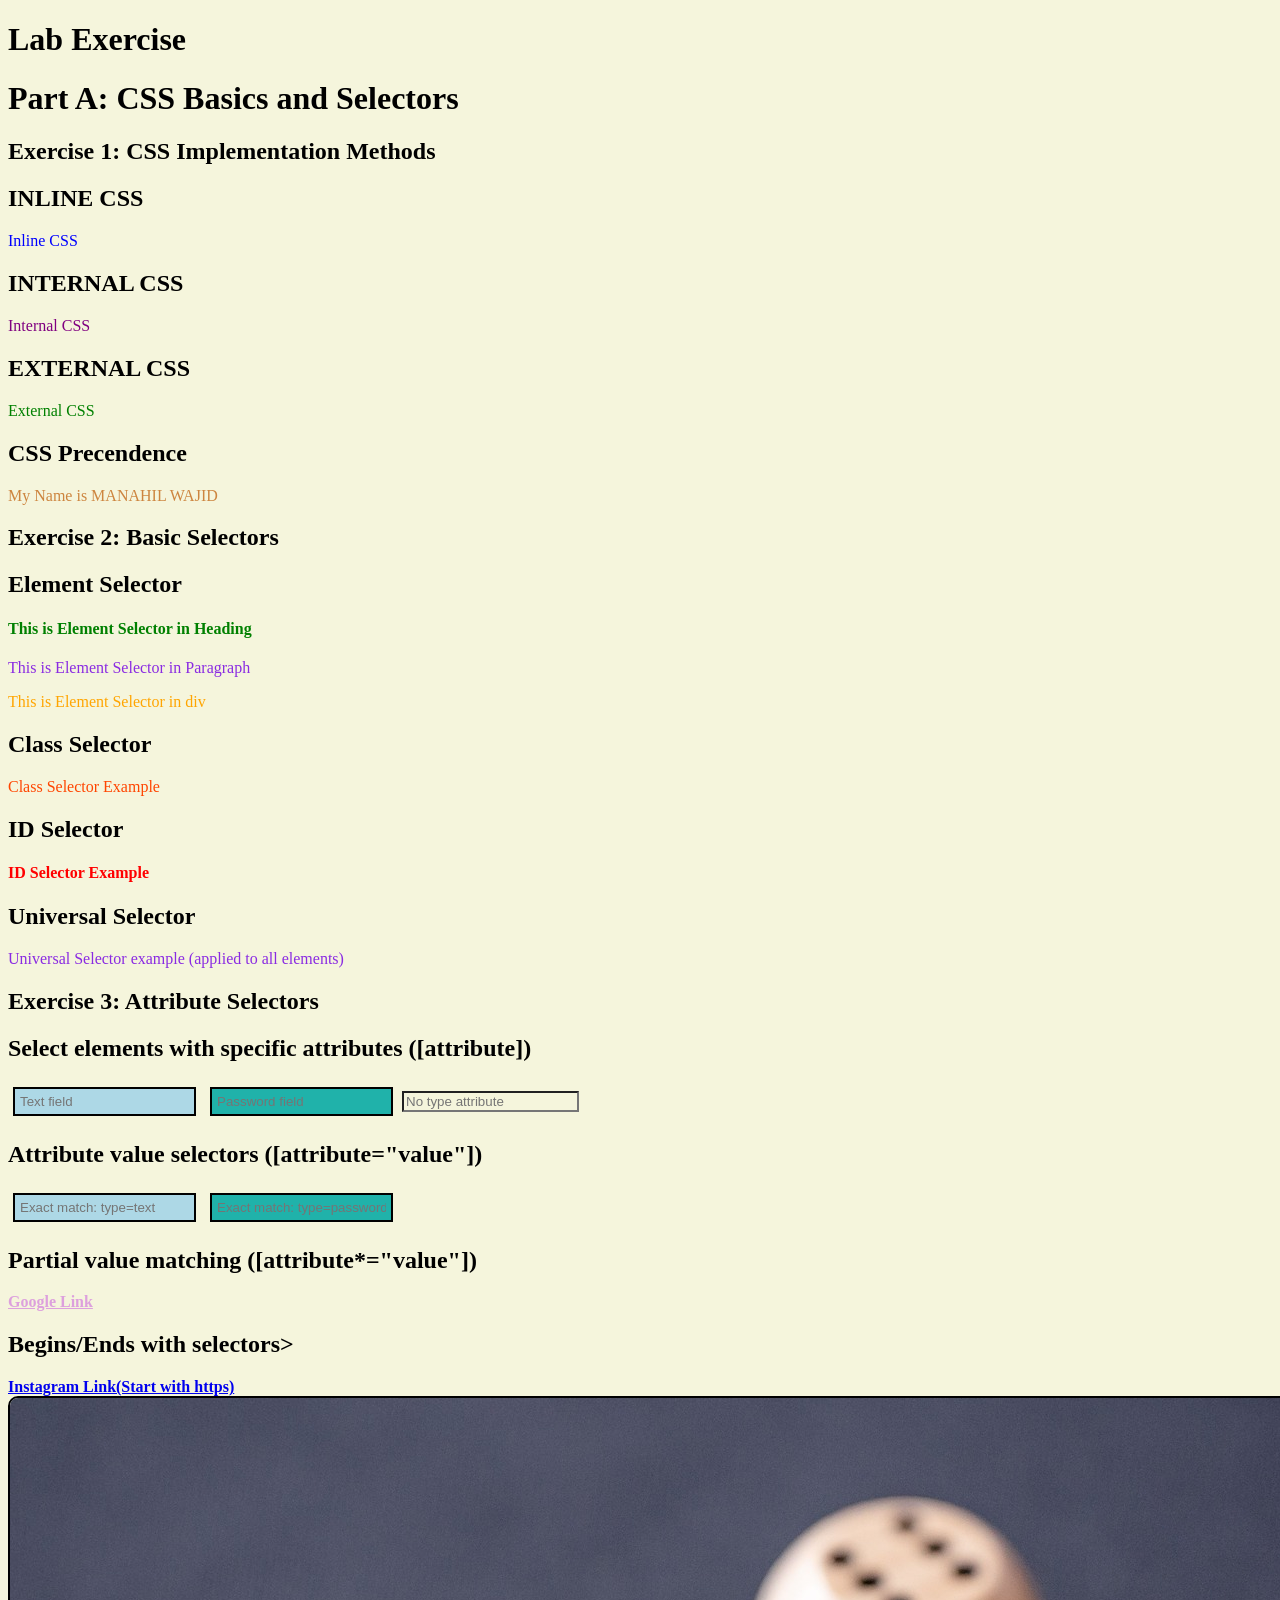
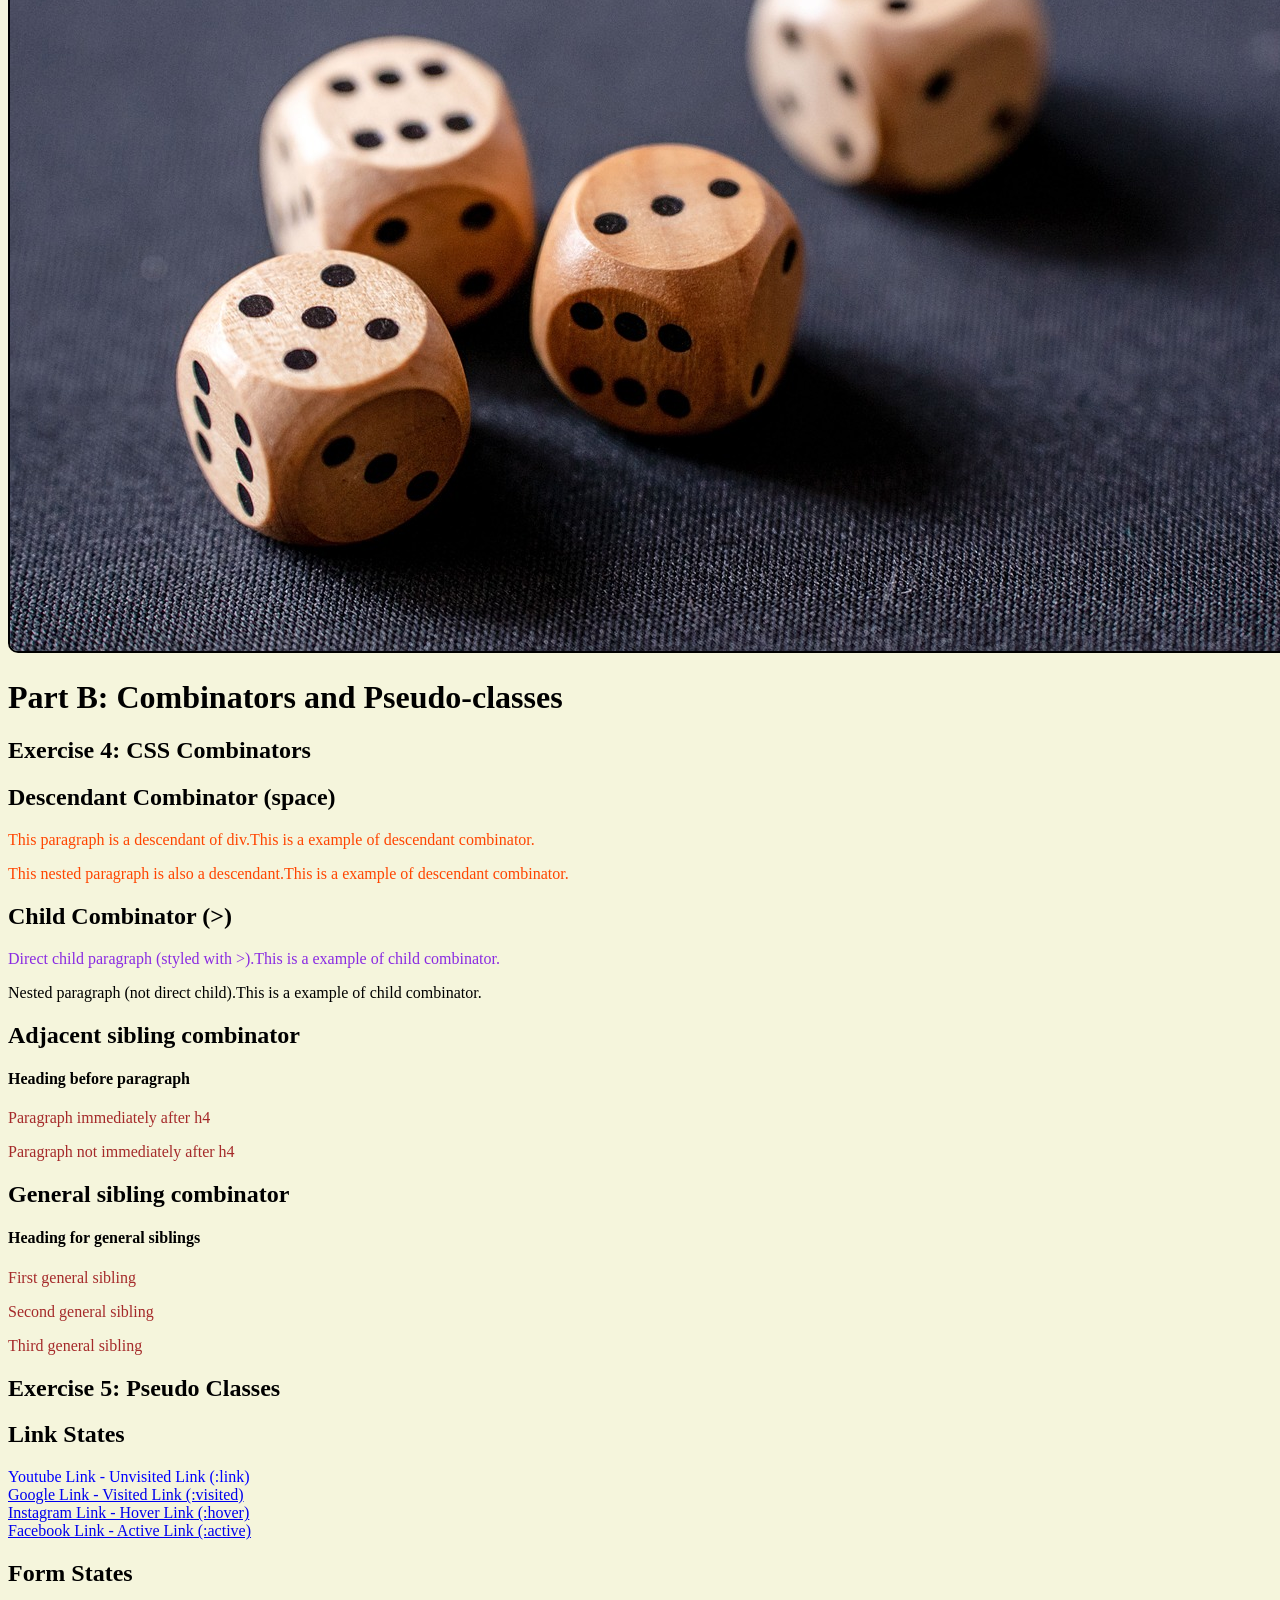
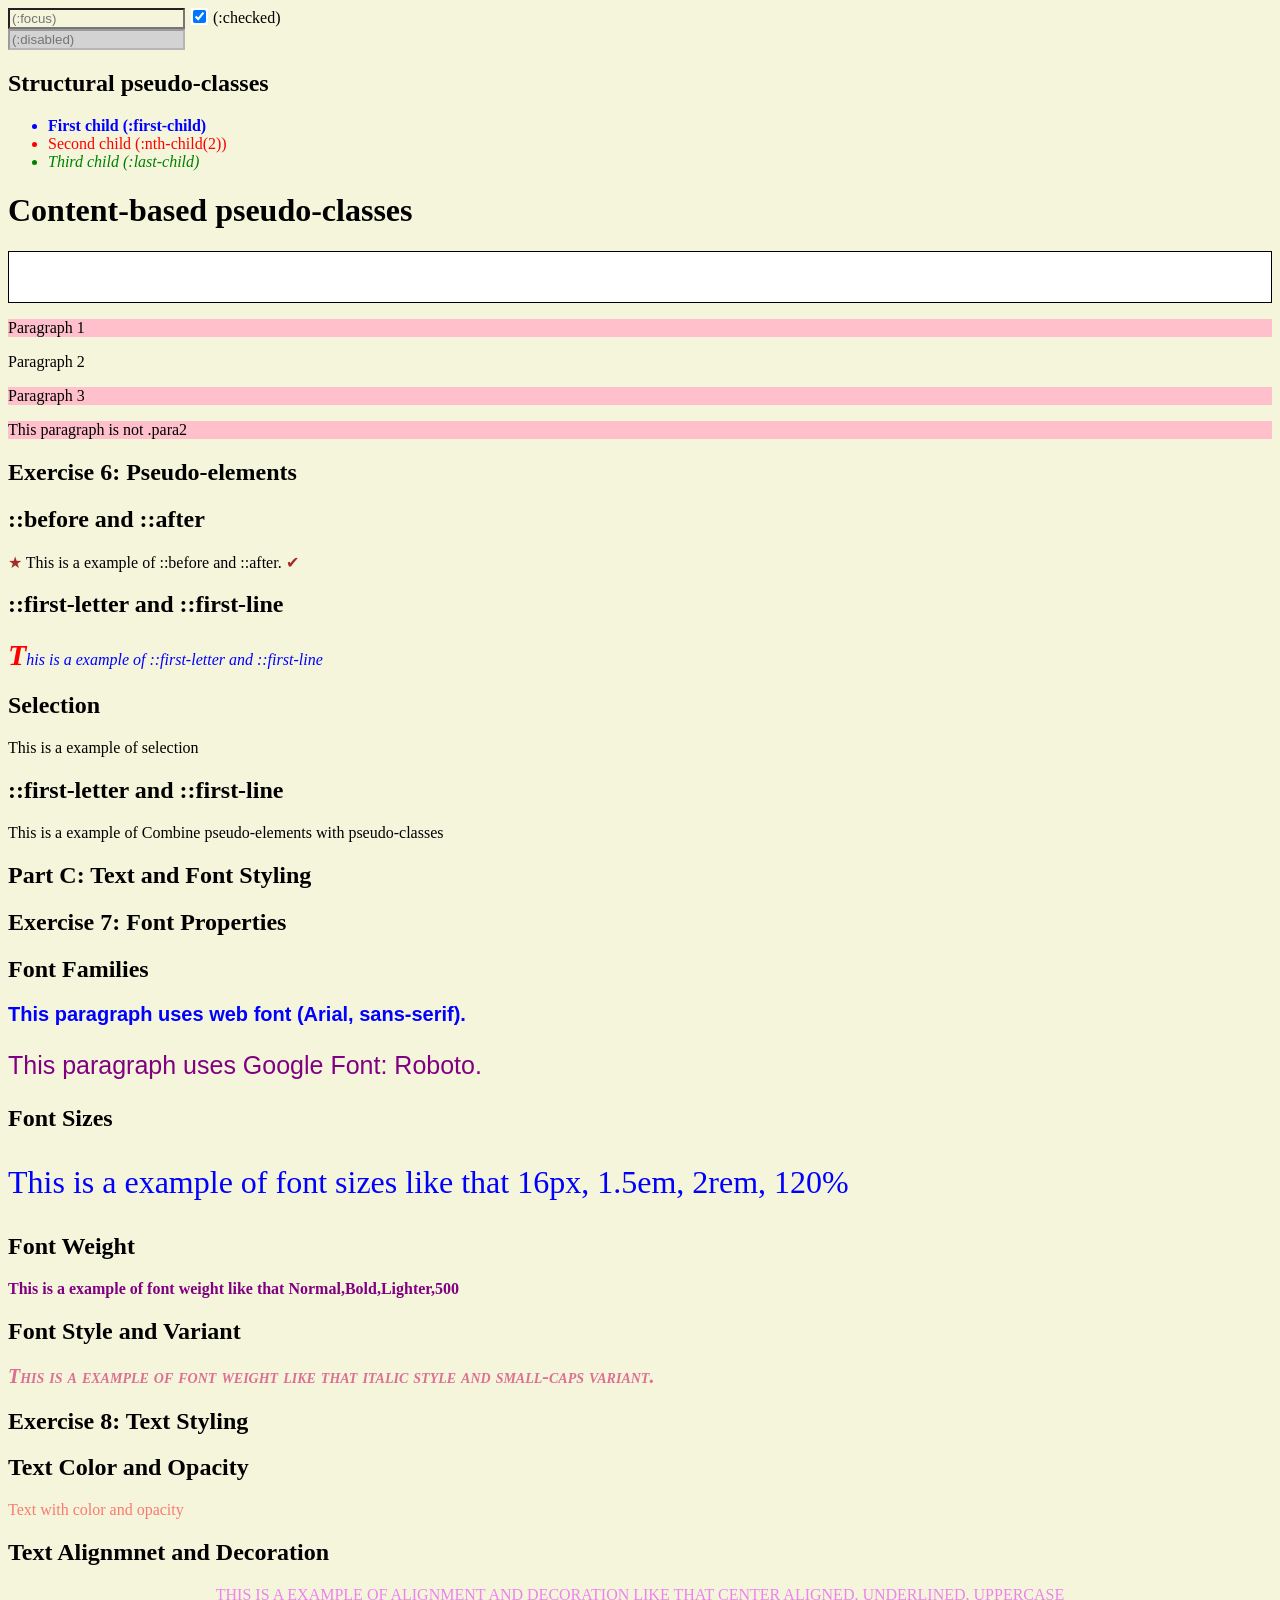
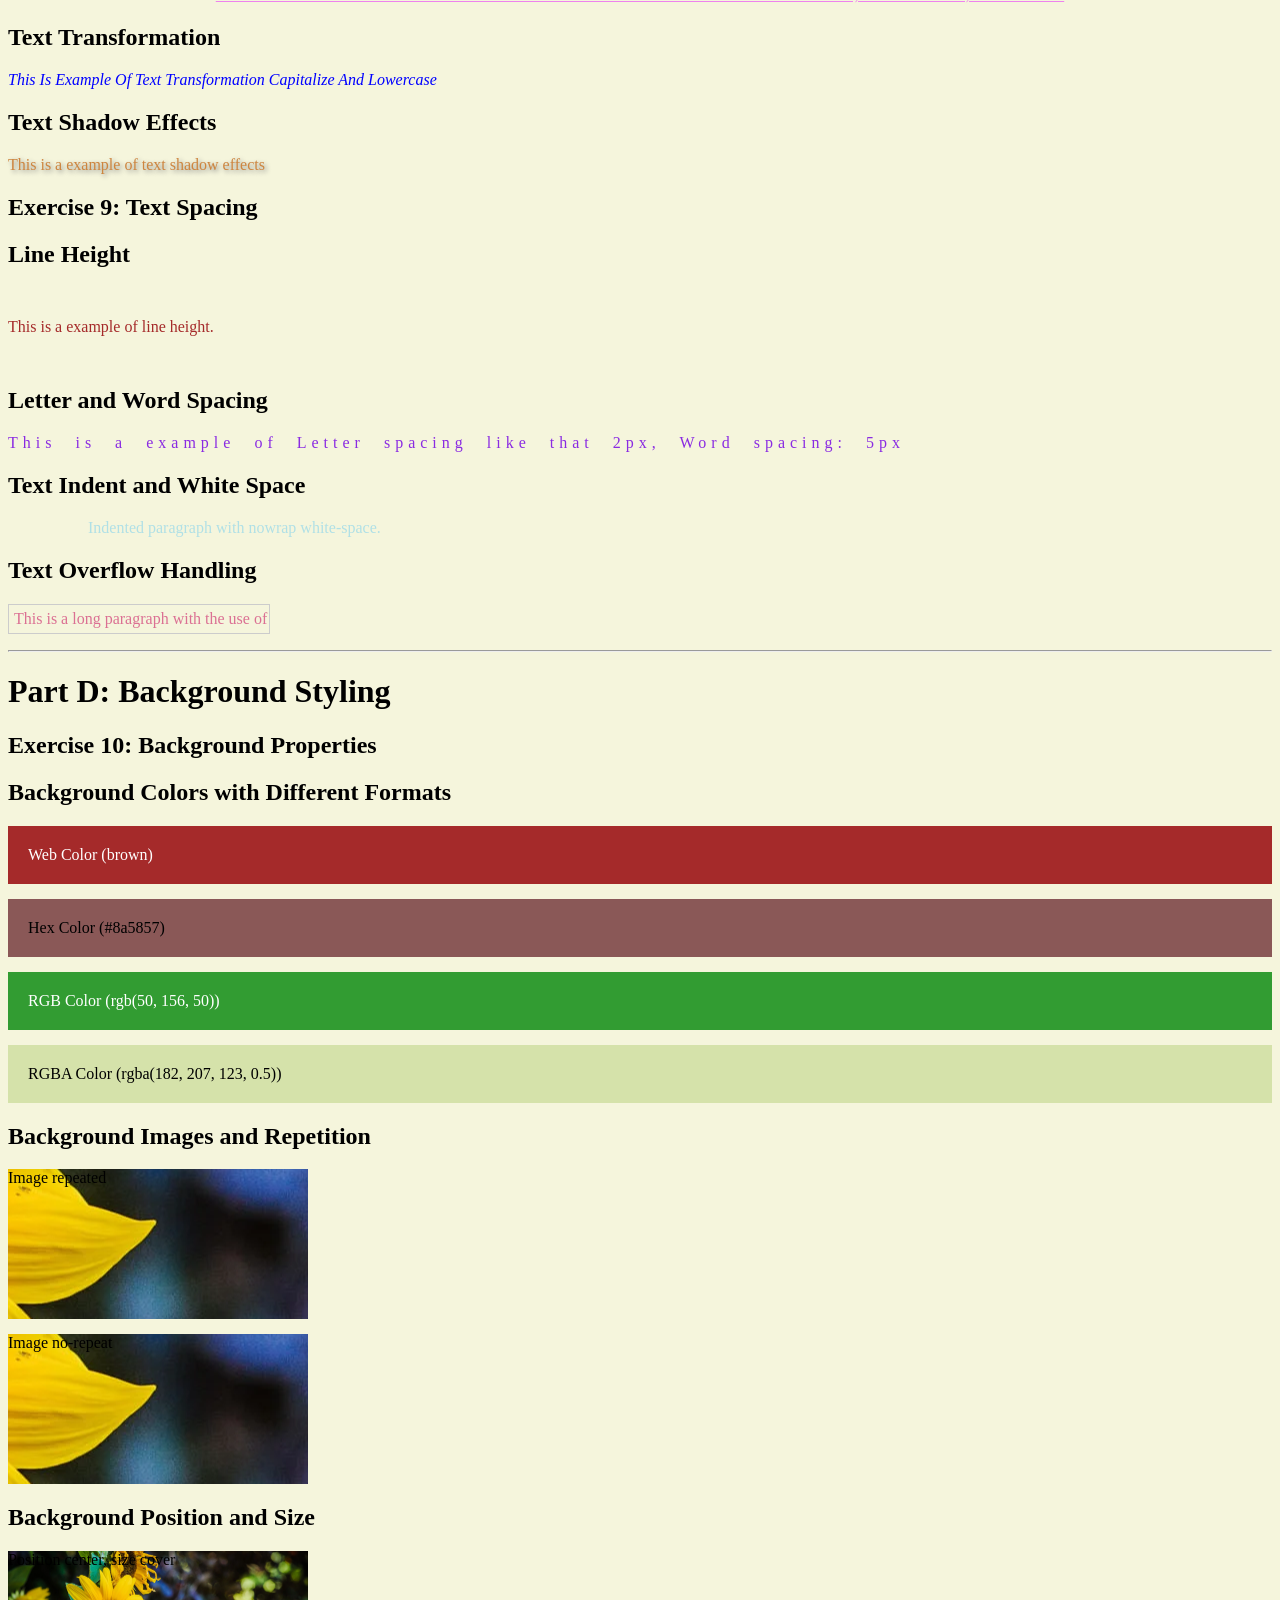
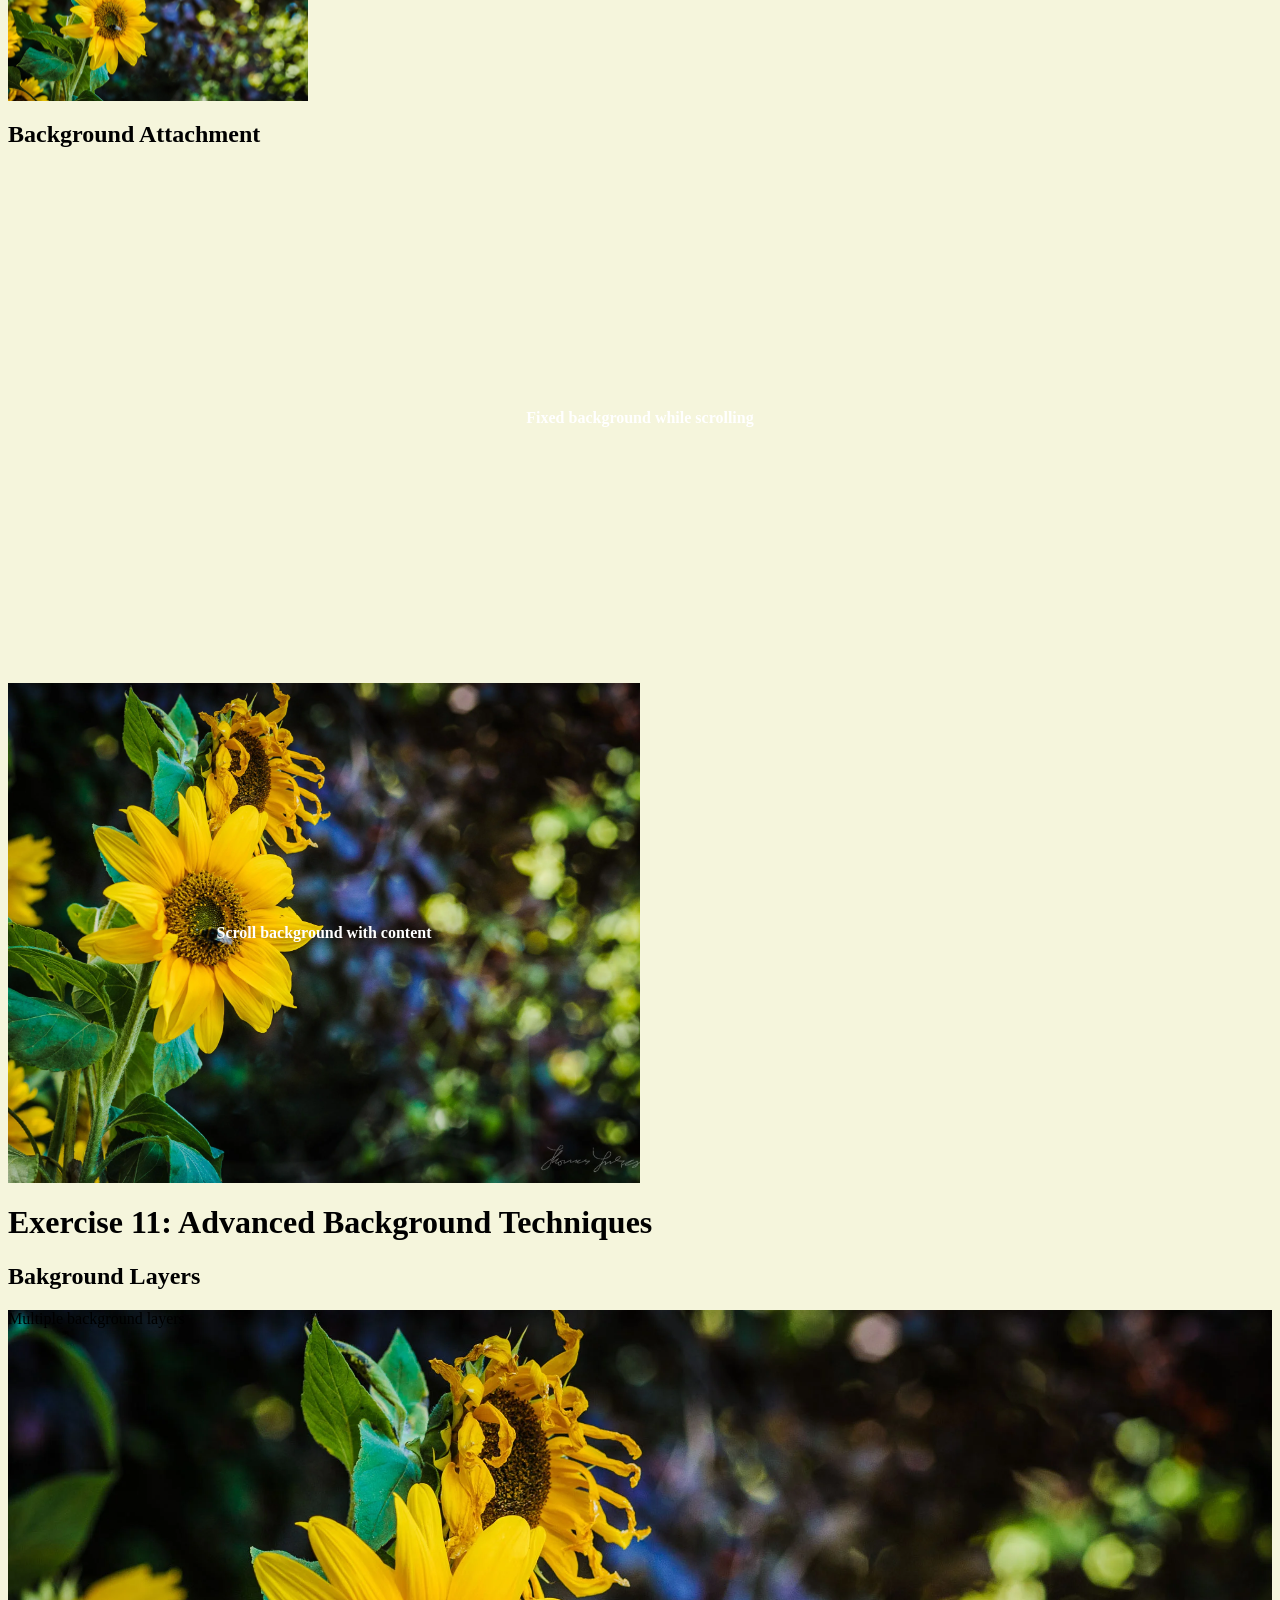
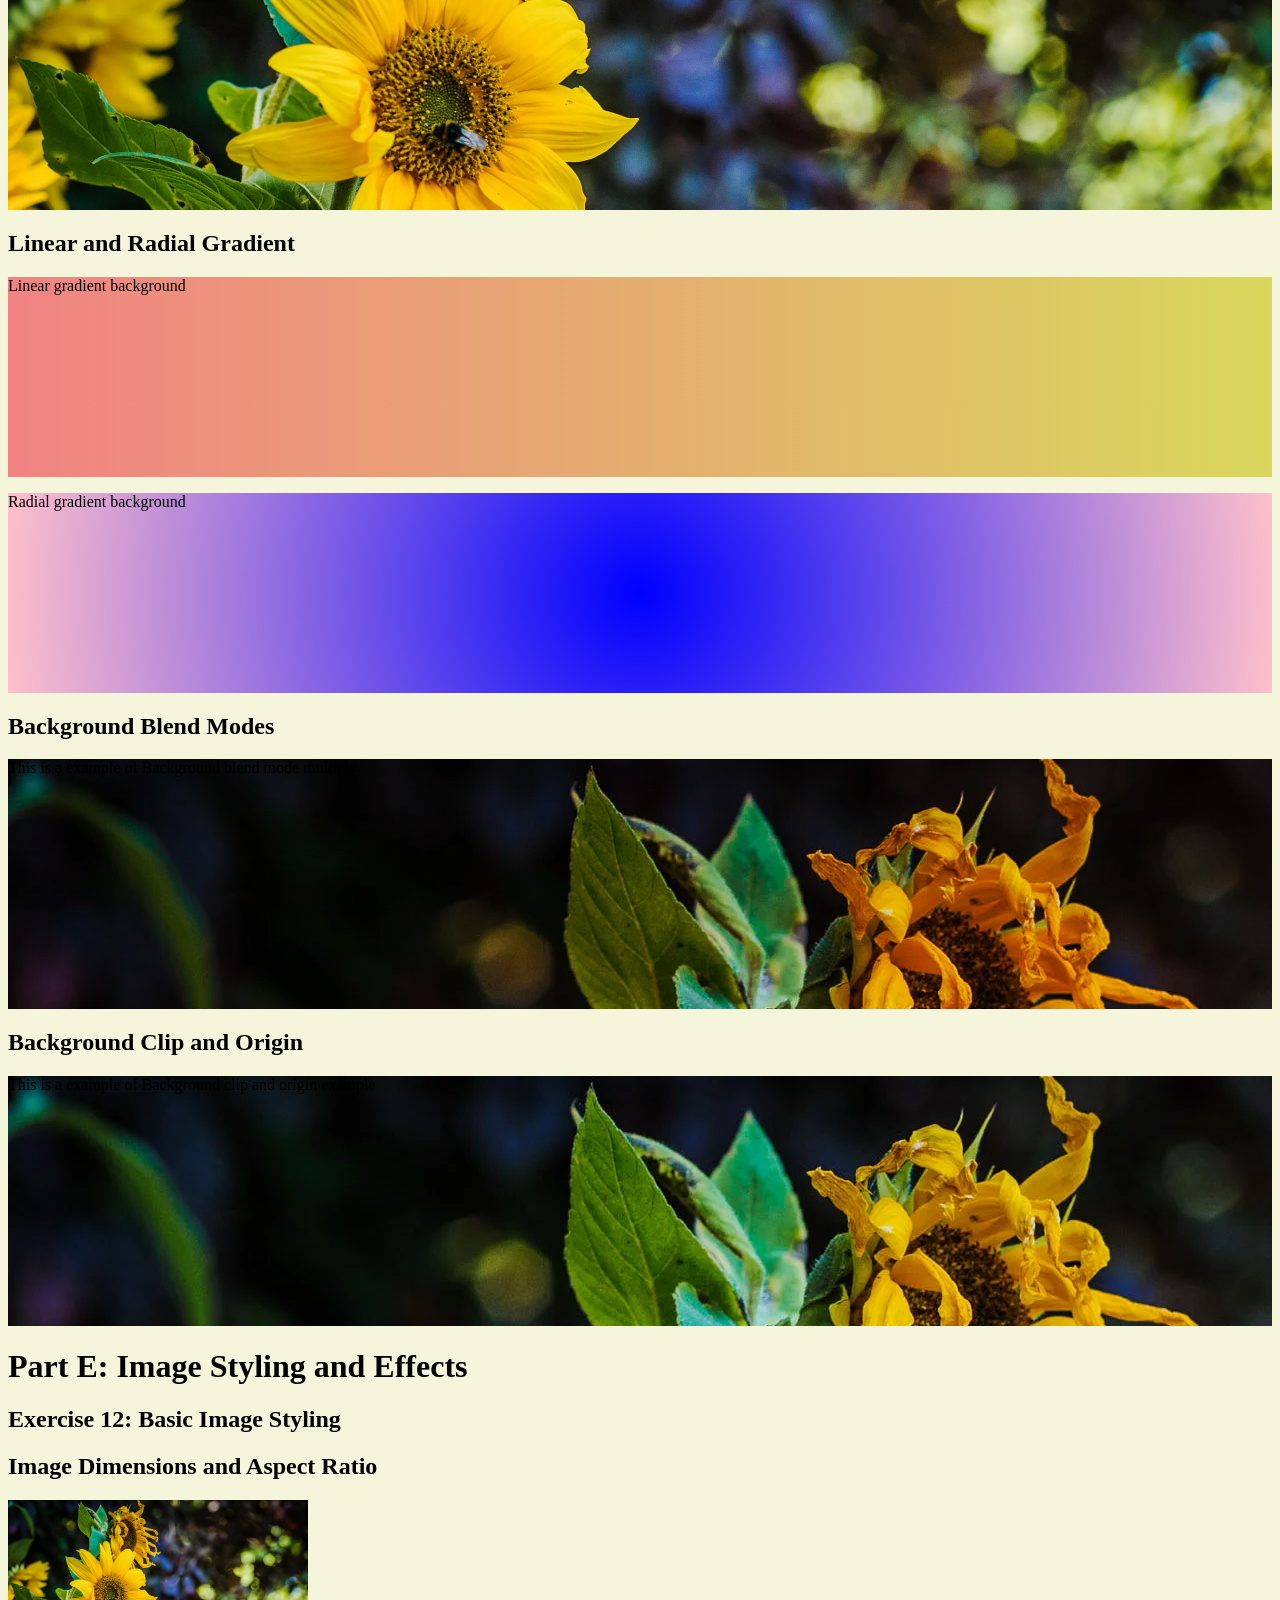
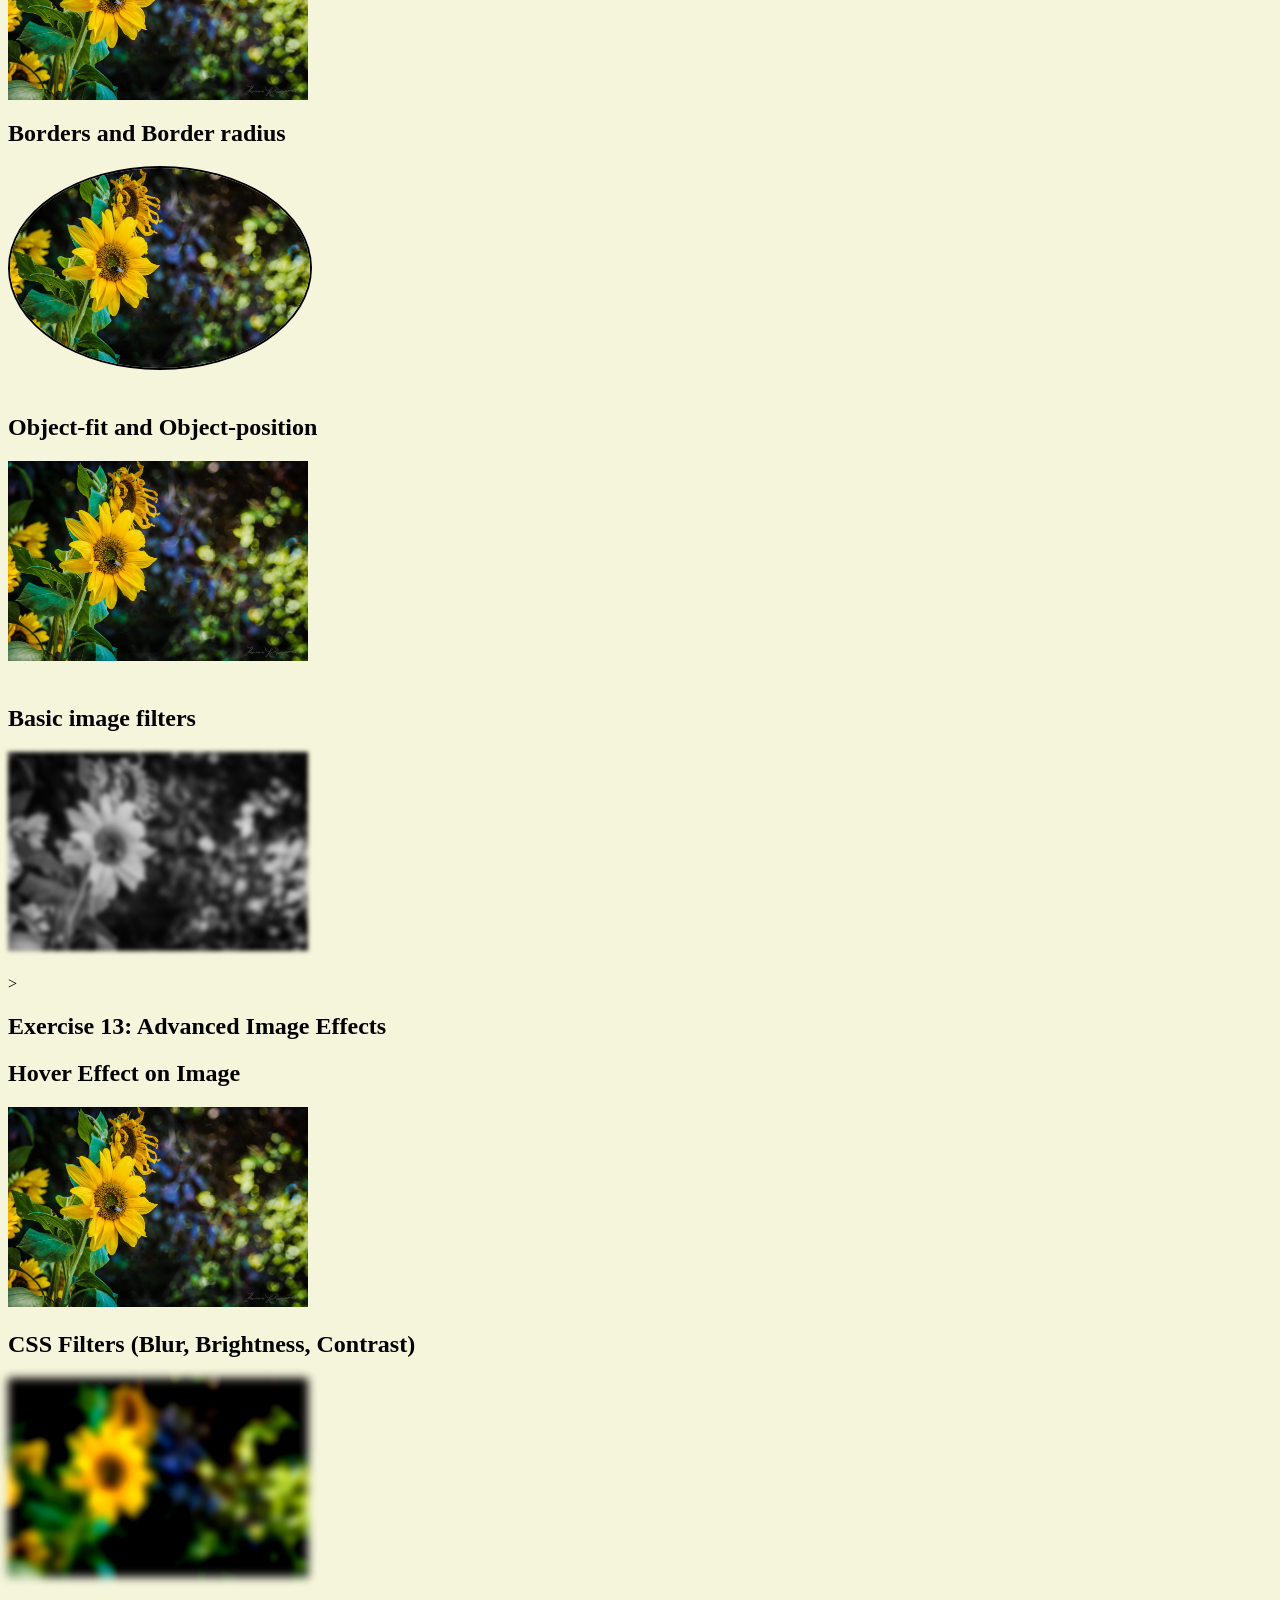
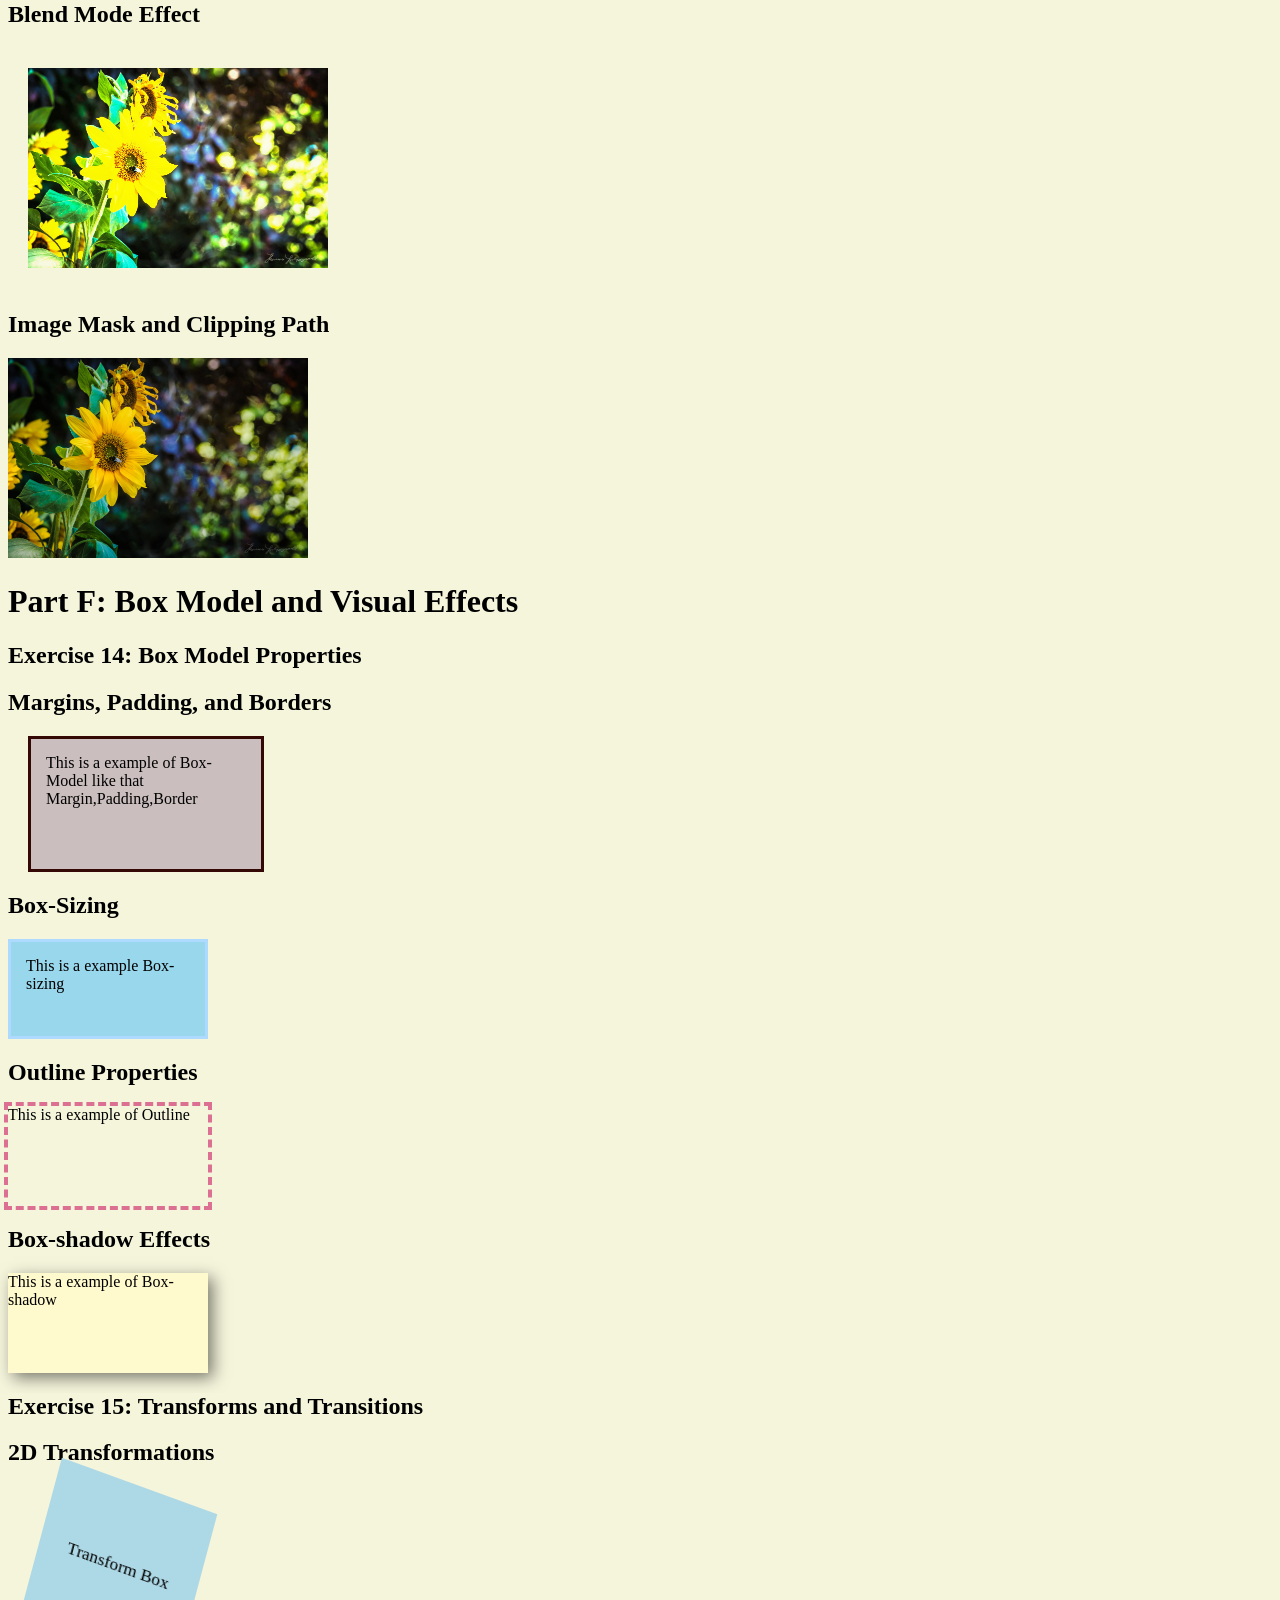
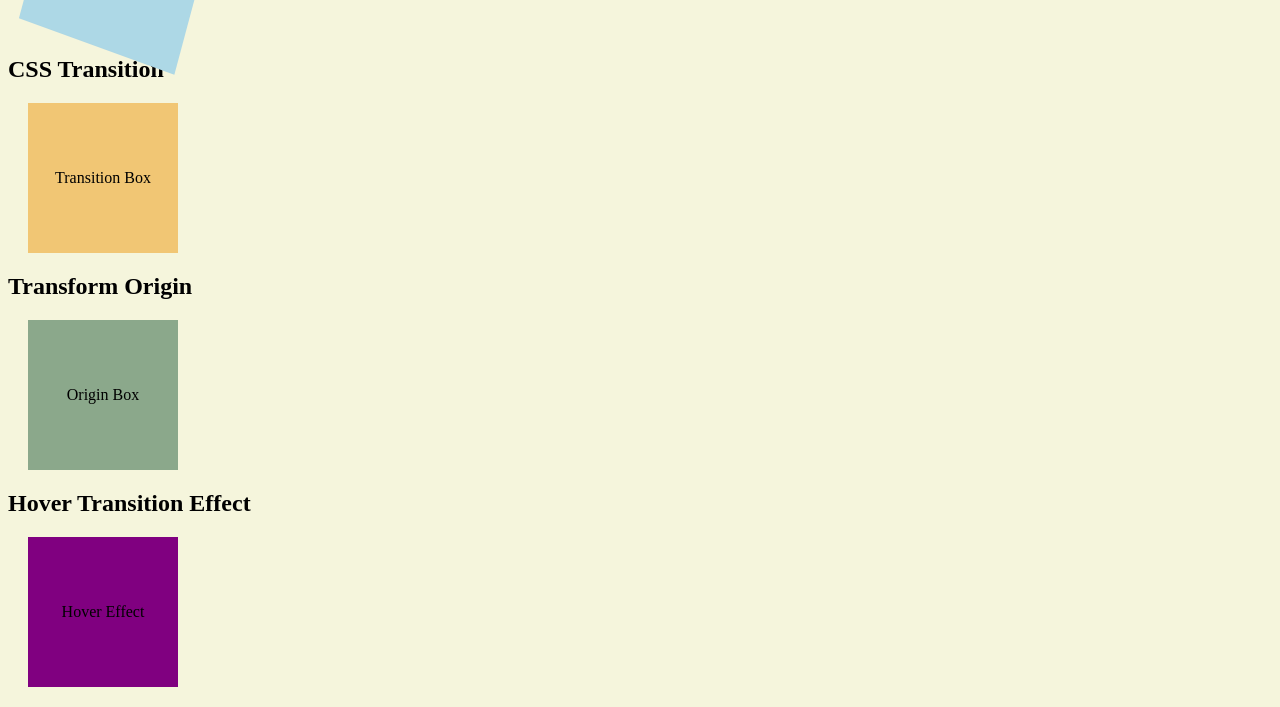
<file: Lab03-css/LabExercises/index.html>
<!DOCTYPE html>
<html lang="en">
  <head>
    <meta charset="UTF-8" />
    <meta http-equiv="X-UA-Compatible" content="IE=edge" />
    <meta name="viewport" content="width=device-width, initial-scale=1.0" />
    <title>Lab 3 & 4-CSS Fundamentals: Styling and Visual Design-Lab Exercises</title>
    <link rel="stylesheet" href="style.css" />
    <style>
      /* Part A:*/
      /* Exercise 1:*/
      /* Internal CSS */
      .exercise-1 .internal {
        color: purple;
      }
      /* CSS Precedence */
      .exercise-1 .precedence {
        color: red;
      }
    </style>
  </head>
  <body>
    <h1>Lab Exercise</h1>

    <!-- Part A: CSS Basics and Selectors -->

    <h1>Part A: CSS Basics and Selectors</h1>

    <!-- Exercise 1: -->
<div class="exercise-1">
    <h2>Exercise 1: CSS Implementation Methods</h2>
    
    <h2>INLINE CSS</h2>
    <p style="color: blue">Inline CSS</p>
  
    <h2>INTERNAL CSS</h2>
    <p class="internal">Internal CSS</p>
    
    <h2>EXTERNAL CSS</h2>
    <p class="external">External CSS</p>
    
    <h2>CSS Precendence</h2>
   
    <p class="precedence" style="color: peru">My Name is MANAHIL WAJID</p>
    
  </div>
    <!-- Exercise 2: Basic Selectors -->
<div class="exercise-2">
    <h2>Exercise 2: Basic Selectors</h2>
    <!-- Element selectors (p, h1, div) -->
    <h2>Element Selector</h2>
    <h4>This is Element Selector in Heading</h4>
    <p>This is Element Selector in Paragraph</p>
    <div>This is Element Selector in div</div>
    <!-- Class selectors (.class-name) -->
    <h2>Class Selector</h2>
    <p class="class-selector">Class Selector Example</p>
    <!-- ID selectors (#element-id) -->
    <h2>ID Selector</h2>
    <h4 id="id-selector">ID Selector Example</h4>
    <!-- universal selector (*) -->
    <h2>Universal Selector</h2>
    <p>Universal Selector example (applied to all elements)</p>
  </div>
    <!-- Exercise 3: Attribute Selectors -->
    <div class="exercise-3">
    <h2>Exercise 3: Attribute Selectors</h2>
    <!-- Select elements with specific attributes ([attribute]) -->
    <h2>Select elements with specific attributes ([attribute])</h2>
    <input type="text" placeholder="Text field" />
    <input type="password" placeholder="Password field" />
    <input placeholder="No type attribute" />
    <!-- Attribute value selectors ([attribute="value"]) -->
    <h2>Attribute value selectors ([attribute="value"])</h2>
    <input type="text" placeholder="Exact match: type=text" />
    <input type="password" placeholder="Exact match: type=password" />
    <!-- Partial value matching ([attribute*="value"]) -->
    <h2>Partial value matching ([attribute*="value"])</h2>
    <a href="https://www.google.com">Google Link</a>
    <!-- Begins/Ends with selectors -->
    <h2>Begins/Ends with selectors></h2>
    <a href="https://instagram.com">Instagram Link(Start with https)</a>
    <img src="images/practice.jpg" alt="practice image" />
</div>
    <!--  Part B:Combinators and Pseudo-classes  -->

    <h1>Part B: Combinators and Pseudo-classes</h1>

    <!-- Exercise 4: CSS Combinators -->
    <div class="exercise-4">
    <h2>Exercise 4: CSS Combinators</h2>
    <!-- Descendant Combinator (space) -->
    <h2>Descendant Combinator (space)</h2>
    <div class="descendant">
      <p>
        This paragraph is a descendant of div.This is a example of descendant
        combinator.
      </p>
      <div>
        <p>
          This nested paragraph is also a descendant.This is a example of
          descendant combinator.
        </p>
      </div>
    </div>

    <!-- Child combinator (>) -->
    <h2>Child Combinator (>)</h2>
    <div class="parent-child">
      <p>
        Direct child paragraph (styled with >).This is a example of child
        combinator.
      </p>
      <div>
        <p>
          Nested paragraph (not direct child).This is a example of child
          combinator.
        </p>
      </div>
    </div>

    <!-- Adjacent sibling combinator (+) -->
    <h2>Adjacent sibling combinator</h2>
    <h4>Heading before paragraph</h4>
    <p>Paragraph immediately after h4</p>
    <p>Paragraph not immediately after h4</p>

    <!-- General sibling combinator (~) -->
    <h2>General sibling combinator</h2>
    <h4>Heading for general siblings</h4>
    <p>First general sibling</p>
    <p>Second general sibling</p>
    <p>Third general sibling</p>
    </div>
    <!-- Exercise 5: Pseudo Classes -->
    <div class="exercise-5">
      <h2>Exercise 5: Pseudo Classes</h2>
      <!-- Link states -->
      <h2>Link States</h2>
      <a href="https://www.youtube.com" class="link-unvisited"
        >Youtube Link - Unvisited Link (:link)</a
      ><br />
      <a href="https://www.google.com" class="link-visited"
        >Google Link - Visited Link (:visited)</a
      ><br />
      <a href="https://www.instagram.com" class="link-hover"
        >Instagram Link - Hover Link (:hover)</a
      ><br />
      <a href="https://www.facebook.com" class="link-active"
        >Facebook Link - Active Link (:active)</a
      ><br />

      <!-- Form states -->
      <h2>Form States</h2>
      <input type="text" placeholder="(:focus)" />
      <input type="checkbox" checked /> (:checked)<br />
      <input type="text" disabled placeholder="(:disabled)" />

      <!-- Structural pseudo-classes -->
      <h2>Structural pseudo-classes</h2>
      <ul>
        <li>First child (:first-child)</li>
        <li>Second child (:nth-child(2))</li>
        <li>Third child (:last-child)</li>
      </ul>

      <!-- Content-based pseudo-classes -->
      <h1>Content-based pseudo-classes</h1>
      <div class="empty-div"></div>
      <p class="para1">Paragraph 1</p>
      <p class="para2">Paragraph 2</p>
      <p class="para3">Paragraph 3</p>
      <p class="para-not">This paragraph is not .para2</p>
    </div>

    <!-- Exercise 6: Pseudo-elements -->
    <div class="exercise-6">
      <h2>Exercise 6: Pseudo-elements</h2>

      <!-- ::before and ::after -->
      <h2>::before and ::after</h2>
      <p class="before-after">This is a example of ::before and ::after.</p>

      <!-- ::first-letter and ::first-line -->
      <h2>::first-letter and ::first-line</h2>
      <p class="first-letter-line">
        This is a example of ::first-letter and ::first-line
      </p>

      <!-- ::selection -->
      <h2>Selection</h2>
      <p class="select-text">This is a example of selection</p>

      <!-- Combine pseudo-elements with pseudo-classes -->
      <h2>::first-letter and ::first-line</h2>
      <p class="first-letter-hover">
        This is a example of Combine pseudo-elements with pseudo-classes
      </p>
    </div>
    <!-- Part C: Text and Font Styling -->

    <h2>Part C: Text and Font Styling</h2>

    <!-- Exercise 7: Font Properties -->
    <div class="exercise-7">
      <h2>Exercise 7: Font Properties</h2>
      <!-- Set font families (web-safe fonts and Google Fonts) -->
      <h2>Font Families</h2>
      <p class="web-font">This paragraph uses web font (Arial, sans-serif).</p>
      <p class="google-font">This paragraph uses Google Font: Roboto.</p>

      <!-- Control font sizes using different units (px, em, rem, %) -->
      <h2>Font Sizes</h2>
      <p class="font-size">
        This is a example of font sizes like that 16px, 1.5em, 2rem, 120%
      </p>

      <!-- Apply font weights -->
      <h2>Font Weight</h2>
      <p class="font-weight">
        This is a example of font weight like that Normal,Bold,Lighter,500
      </p>

      <!-- Font style and variant properties -->
      <h2>Font Style and Variant</h2>
      <p class="font-style-variant">
        This is a example of font weight like that italic style and small-caps
        variant.
      </p>
    </div>
    <!-- Exercise 8 -->
    <div class="exercise-8">
      <h2>Exercise 8: Text Styling</h2>
      <!-- Control text color and opacity -->
      <h2>Text Color and Opacity</h2>
      <p class="color-opacity">Text with color and opacity</p>

      <!-- Apply text alignment and decoration -->
      <h2>Text Alignmnet and Decoration</h2>
      <p class="alignment-decoration">
        This is a example of alignment and decoration like that Center aligned,
        underlined, uppercase
      </p>

      <!-- Use text transformation -->
      <h2>Text Transformation</h2>
      <p class="text-transform">
        This is example of text transformation Capitalize and lowercase
      </p>

      <!-- Implement text shadow effects -->
      <h2>Text Shadow Effects</h2>
      <p class="text-shadow">This is a example of text shadow effects</p>
    </div>

    <!-- Exercise 9: Text Spacing-->
    <div class="exercise-9">
      <h2>Exercise 9: Text Spacing</h2>
      <!-- Set line height -->
      <h2>Line Height</h2>
      <p class="line-height">This is a example of line height.</p>

      <!-- Control letter and word spacing -->
      <h2>Letter and Word Spacing</h2>
      <p class="letter-word-spacing">
        This is a example of Letter spacing like that 2px, Word spacing: 5px
      </p>

      <!-- Text indent and white-space properties -->
      <h2>Text Indent and White Space</h2>
      <p class="indent-white-space">
        Indented paragraph with nowrap white-space.
      </p>

      <!-- Implement text overflow handling -->
      <h2>Text Overflow Handling</h2>
      <p class="text-overflow">
        This is a long paragraph with the use of text-overflow clip in a fixed
        width container.
      </p>
    </div>

    <hr />

    <!-- Part D: Background Styling -->

    <h1>Part D: Background Styling</h1>

    <!-- Exercise 10: Background Properties -->
    <div class="exercise-10">
      <h2>Exercise 10: Background Properties</h2>
      <!-- Background Colors with Different Formats -->
      <h2>Background Colors with Different Formats</h2>
      <div class="bg-color-web">Web Color (brown)</div>
      <div class="bg-color-hex">Hex Color (#8a5857)</div>
      <div class="bg-color-rgb">RGB Color (rgb(50, 156, 50))</div>
      <div class="bg-color-rgba">RGBA Color (rgba(182, 207, 123, 0.5))</div>

      <!-- Background Images and Repetition -->
      <h2>Background Images and Repetition</h2>
      <div class="bg-image-repeat">Image repeated</div>
      <div class="bg-image-no-repeat">Image no-repeat</div>
      <!-- Background Position and Size -->
      <h2>Background Position and Size</h2>
      <div class="bg-position-size">Position center, size cover</div>
      <!-- Background Attachment -->
      <h2>Background Attachment</h2>
      <div class="bg-attachment-fixed">
        Fixed background while scrolling
        <p style="height: 1000px"></p>
      </div>
      <div class="bg-attachment-scroll">
        Scroll background with content
        <p style="height: 1000px"></p>
      </div>
    </div>
    <!-- Exercise 11: Advanced Background Techniques -->

    <div class="exercise-11">
      <h1>Exercise 11: Advanced Background Techniques</h1>

      
      <h2>Bakground Layers</h2>
      <p class="bg-multiple">Multiple background layers</p>

 
      <h2>Linear and Radial Gradient</h2>
      <p class="bg-linear-gradient">Linear gradient background</p>
      <p class="bg-radial-gradient">Radial gradient background</p>

 
      <h2>Background Blend Modes</h2>
      <p class="bg-blend">
        This is a example of Background blend mode multiply
      </p>

      
      <h2>Background Clip and Origin</h2>
      <p class="bg-clip-origin">
        This is a example of Background clip and origin example
      </p>
    </div>

    <!-- Part E: -->

    <h1>Part E: Image Styling and Effects</h1>
    <!--Exercise 12:-->
    <div class="exercise-12">
    <h2>Exercise 12: Basic Image Styling</h2>
    
    <h2>Image Dimensions and Aspect Ratio</h2>
    <img src="images/image2.jpg" alt="Basic" class="img-basic" />
    
    <h2>Borders and Border radius</h2>
    <img src="images/image2.jpg" alt="Border" class="img-border" />
  
    <h2>Object-fit and Object-position</h2>
    <img src="images/image2.jpg" alt="Object Fit" class="img-fit" />
    
    <h2>Basic image filters</h2>
    <img src="images/image2.jpg" alt="Filter" class="img-filter" />
    </div>
    <!-- Exercise 13: Advanced Image Effects -->
    <div class="exercise-13">>
    <h2>Exercise 13: Advanced Image Effects</h2>
    
    <h2>Hover Effect on Image</h2>
    <img src="images/image2.jpg" class="hover-img" alt="Hover Image" />

    <h2>CSS Filters (Blur, Brightness, Contrast)</h2>
    <img src="images/image2.jpg" class="filter-img" alt="Filter Image" />

   
    <h2>Blend Mode Effect</h2>
    <div class="blend-container">
      <img src="images/image2.jpg" class="blend-img" alt="Blend Image" />
    </div>

    
    <h2>Image Mask and Clipping Path</h2>
    <img src="images/image2.jpg" class="clip-img" alt="Clip Image" />
    </div>
    <!-- Part F -->
    <h1>Part F: Box Model and Visual Effects</h1>
    <!-- Exercise 14: Box Model Properties -->
    <div class="exercise-14">
    <h2>Exercise 14: Box Model Properties</h2>
    
    <h2>Margins, Padding, and Borders</h2>
    <div class="box">
      This is a example of Box-Model like that Margin,Padding,Border
    </div>
  
    <h2>Box-Sizing</h2>
    <div class="box-border">This is a example Box-sizing</div>
    
    <h2>Outline Properties</h2>
    <div class="box-outline">This is a example of Outline</div>
  
    <h2>Box-shadow Effects</h2>
    <div class="box-shadow">This is a example of Box-shadow</div>
    </div>
    <!-- Exercise 15: Transforms and Transitions -->
  <div class="exercise-15">
    <h2>Exercise 15: Transforms and Transitions</h2>
   
    <h2>2D Transformations</h2>
    <div class="transform-box">Transform Box</div>

   
    <h2>CSS Transition</h2>
    <div class="transition-box">Transition Box</div>

    <h2>Transform Origin</h2>
    <div class="origin-box">Origin Box</div>

    <h2>Hover Transition Effect</h2>
    <div class="hover-box">Hover Effect</div>
  </div>
  </body>
</html>
</file>
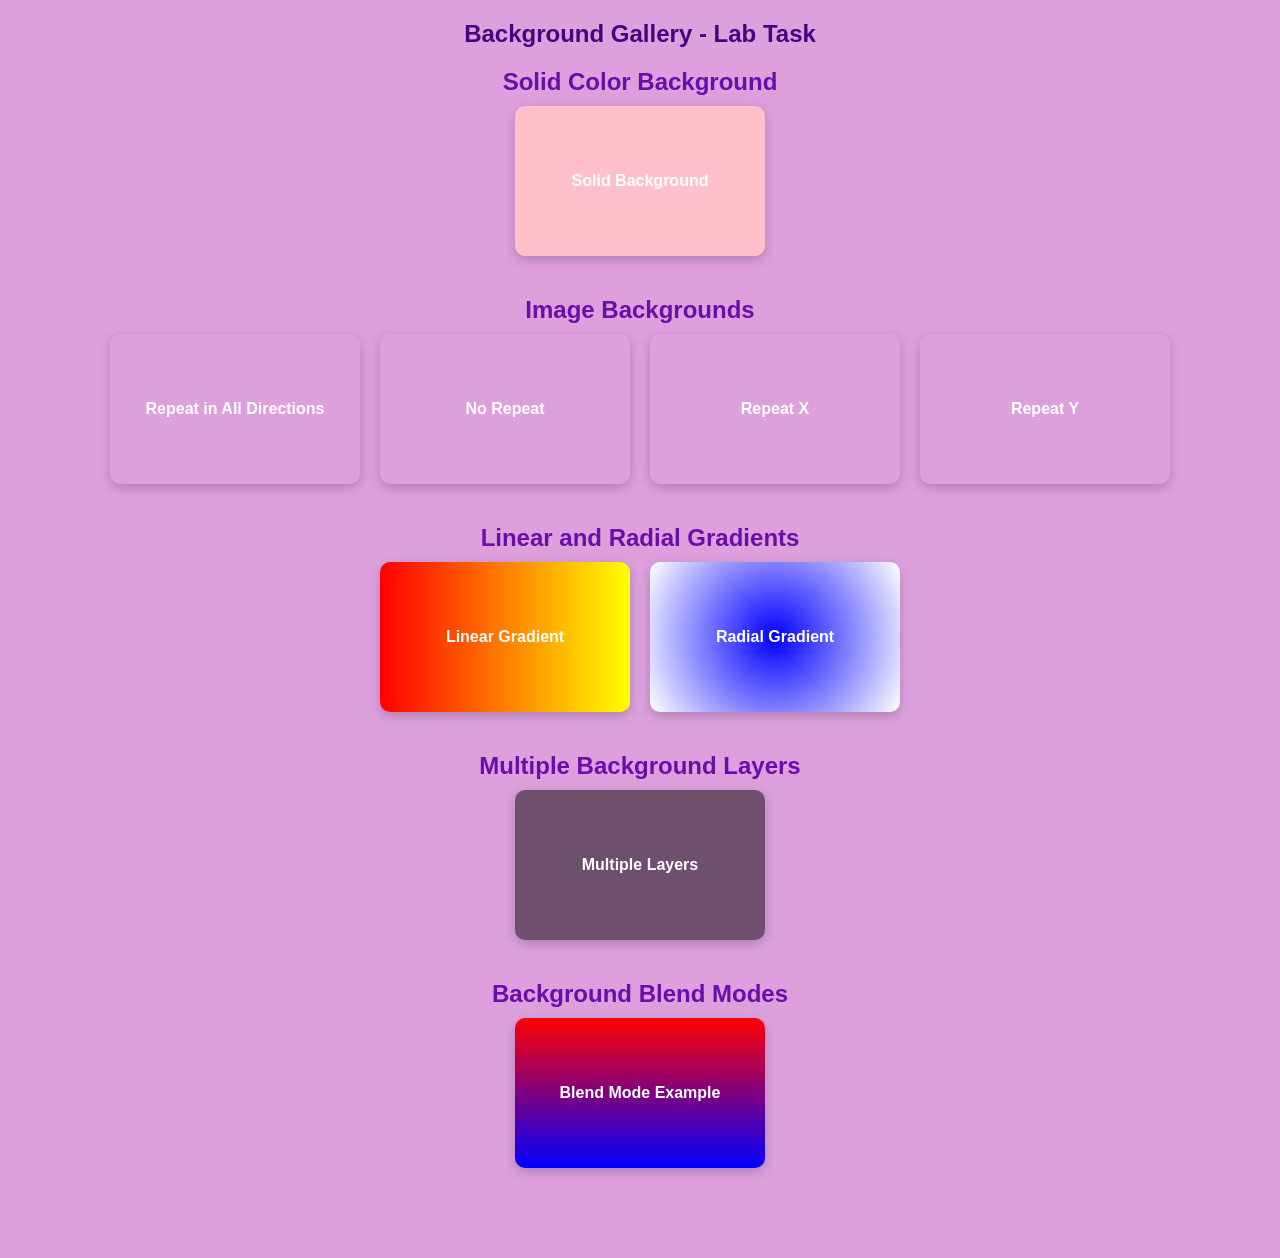
<file: Lab03-css/LabTasks/background.html>
<!DOCTYPE html>
<html lang="en">
<head>
<meta charset="UTF-8">
<meta name="viewport" content="width=device-width, initial-scale=1.0">
<title>Lab03 - CSS Background Gallery</title>
<style>
* {
    margin: 0;
    padding: 0;
    box-sizing: border-box;
}

body {
    font-family: Verdana, Geneva, Tahoma, sans-serif;
    background: plum;
    text-align: center;
    padding-bottom: 50px;
}

/* Headings */
h1.heading {
    margin: 20px 0;
    font-size: 24px;
    color: #4b0082;
}
h2 {
    margin: 20px 0 10px;
    color: #6a0dad;
}

.section {
    display: flex;
    flex-wrap: wrap;
    justify-content: center;
    gap: 20px;
    margin-bottom: 40px;
}

.card {
    width: 250px;
    height: 150px;
    display: flex;
    align-items: center;
    justify-content: center;
    font-weight: bold;
    font-size: 16px;
    color: white;
    border-radius: 10px;
    box-shadow: 0 4px 12px rgba(0,0,0,0.2);
    text-align: center;
    padding: 10px;
}


.solid {
    background-color: pink;
}


.image-bg-repeat {
    background-image: url('https://picsum.photos/50/50');
    background-repeat: repeat;
}
.image-bg-norepeat {
    background-image: url('https://picsum.photos/300/150');
    background-repeat: no-repeat;
    background-size: cover;
    background-position: center;
}
.image-bg-repeat-x {
    background-image: url('https://picsum.photos/50/50');
    background-repeat: repeat-x;
}
.image-bg-repeat-y {
    background-image: url('https://picsum.photos/50/50');
    background-repeat: repeat-y;
}


.linear-gradient {
    background: linear-gradient(to right, red, yellow);
}
.radial-gradient {
    background: radial-gradient(circle, blue, white);
}


.multi-bg {
    background-image: 
        linear-gradient(rgba(0,0,0,0.5), rgba(0,0,0,0.5)), 
        url('https://picsum.photos/300/150');
    background-size: cover;
    background-position: center;
}

.blend {
    background-image: linear-gradient(red, blue), url('https://picsum.photos/300/150');
    background-blend-mode: luminosity;
    background-size: cover;
    background-position: center;
    color: white;
}


@media (max-width: 768px) {
    .card {
        width: 90%;
        height: 150px;
    }
}
</style>
</head>
<body>

<h1 class="heading">Background Gallery - Lab Task</h1>

<!-- Solid Color Section -->
<h2>Solid Color Background</h2>
<div class="section">
    <div class="card solid">Solid Background</div>
</div>

<!-- Image Background Section -->
<h2>Image Backgrounds</h2>
<div class="section">
    <div class="card image-bg-repeat">Repeat in All Directions</div>
    <div class="card image-bg-norepeat">No Repeat</div>
    <div class="card image-bg-repeat-x">Repeat X</div>
    <div class="card image-bg-repeat-y">Repeat Y</div>
</div>

<!-- Gradients -->
<h2>Linear and Radial Gradients</h2>
<div class="section">
    <div class="card linear-gradient">Linear Gradient</div>
    <div class="card radial-gradient">Radial Gradient</div>
</div>

<!-- Multiple Background Layers -->
<h2>Multiple Background Layers</h2>
<div class="section">
    <div class="card multi-bg">Multiple Layers</div>
</div>

<!-- Background Blend Modes -->
<h2>Background Blend Modes</h2>
<div class="section">
    <div class="card blend">Blend Mode Example</div>
</div>

</body>
</html>
</file>
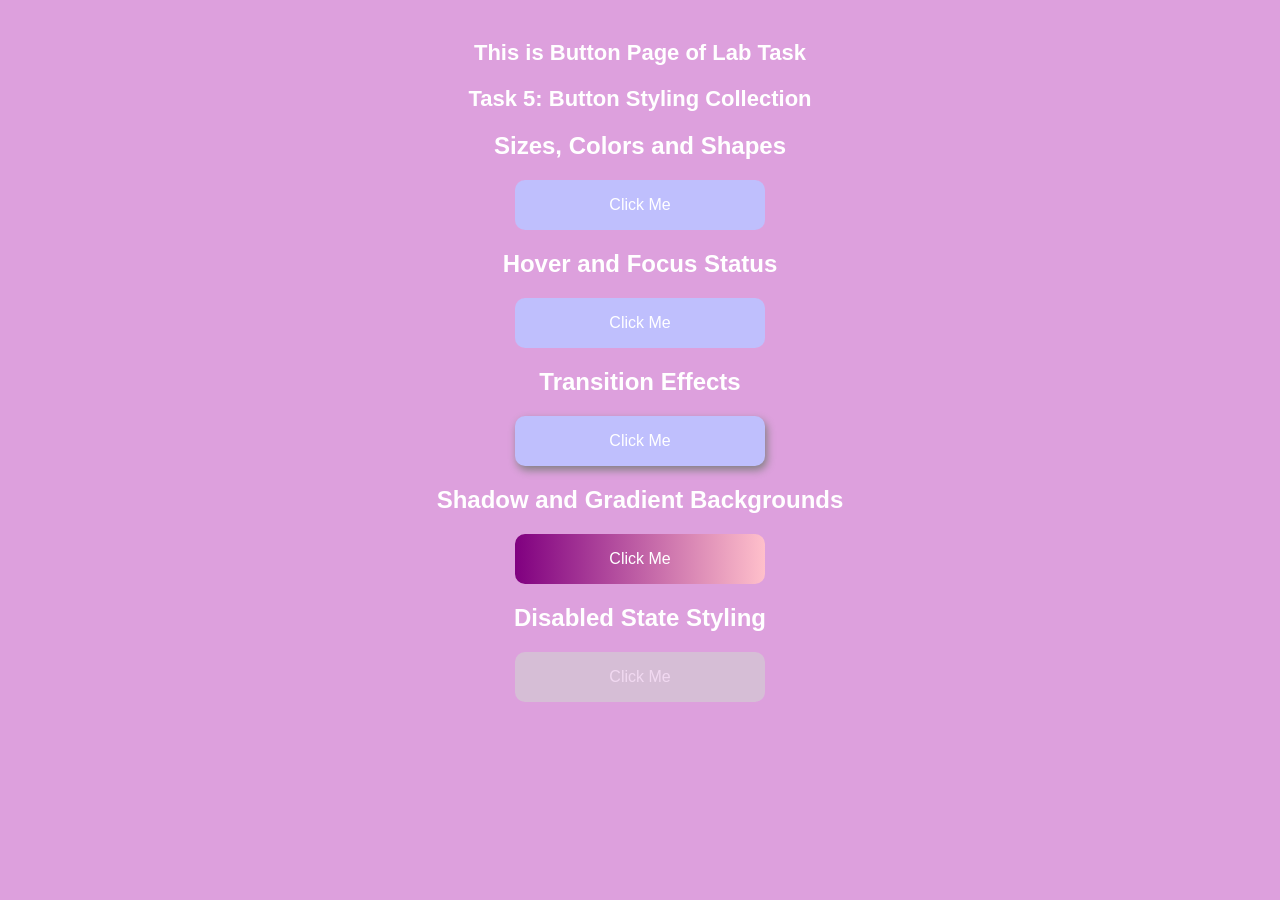
<file: Lab03-css/LabTasks/buttons.html>
<!DOCTYPE html>
<html lang="en">
<head>
<meta charset="UTF-8">
<meta http-equiv="X-UA-Compatible" content="IE=edge">
<meta name="viewport" content="width=device-width, initial-scale=1.0">
<title>Lab 3 & 4-CSS Fundamentals: Button Styling</title>
<style>
    * {
        margin: 0;
        padding: 0;
        box-sizing: border-box;
    }

    body {
        font-family: Verdana, Geneva, Tahoma, sans-serif;
        padding: 20px;
        background-color: plum; /* Background color added */
    }

    .heading {
        margin: 20px 0;
        text-align: center;
        font-size: 22px;
        color: white; /* White text for contrast */
    }

    h2 {
        margin: 20px 0 10px 0;
        color: white; /* Section headings in white */
        text-align: center;
    }

    /* Button Styling Collection */
    [class^="btn"]{
        display: block;
        width: 90%;
        max-width: 250px;
        margin: 20px auto;
        padding: 18px;
        font-size: 15px;
        border: none;
        border-radius: 10px;
        color: white;
        background: rgb(191,191,253);
        text-align: center;
        cursor: pointer;
        transition: 0.3s;
    }

    /* Different sizes, colors, and shapes */
    .btn1 {
        background: rgb(191,191,253);
    }

    /* Hover and Focus States */
    .btn2:hover {
        background: rgb(8,80,212);
    }
    .btn2:focus {
        outline: 3px solid black;
        outline-offset: 3px;
    }

    /* Transition Effects */
    .btn3 {
        box-shadow: 2px 4px 8px gray;
    }
    .btn3:hover {
        transform: scale(1.05);
    }

    /* Shadow and Gradient Backgrounds */
    .btn4 {
        background: linear-gradient(to right, purple, pink);
    }

    /* Disabled State Styling */
    .btn5:disabled {
        background: lightgray;
        cursor: not-allowed;
        opacity: 0.6;
    }

    /* Responsive Buttons */
    [class^="btn"] {
        width: 90%;
        font-size: 16px;
        padding: 16px;
    }
</style>
</head>
<body>

<h1 class="heading">This is Button Page of Lab Task</h1>
<h1 class="heading">Task 5: Button Styling Collection</h1>

<!-- Different sizes, colors, and shapes -->
<h2>Sizes, Colors and Shapes</h2>
<button class="btn1">Click Me</button>

<!-- Hover and Focus States -->
<h2>Hover and Focus Status</h2>
<button class="btn2">Click Me</button>

<!-- Transition Effects -->
<h2>Transition Effects</h2>
<button class="btn3">Click Me</button>

<!-- Shadow and Gradient Backgrounds -->
<h2>Shadow and Gradient Backgrounds</h2>
<button class="btn4">Click Me</button>

<!-- Disabled State Styling -->
<h2>Disabled State Styling</h2>
<button class="btn5" disabled>Click Me</button>

</body>
</html>
</file>
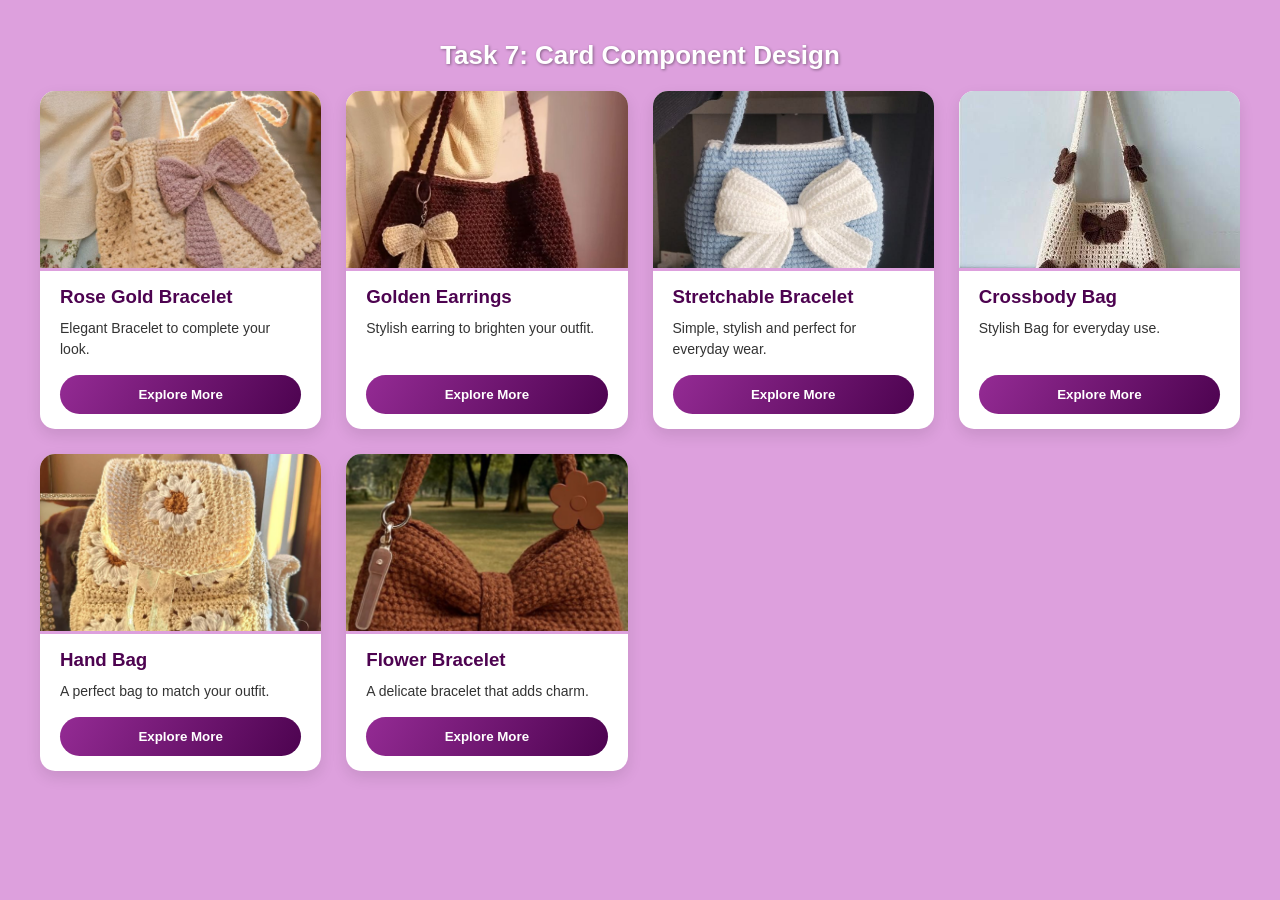
<file: Lab03-css/LabTasks/cards.html>
<!DOCTYPE html>
<html lang="en">
<head>
<meta charset="UTF-8">
<meta http-equiv="X-UA-Compatible" content="IE=edge">
<meta name="viewport" content="width=device-width, initial-scale=1.0">
<title>Lab 3 & 4-CSS Fundamentals: Card Component Design</title>
<style>
    * {
        margin: 0;
        padding: 0;
        box-sizing: border-box;
    }

    body {
        font-family: Verdana, Geneva, Tahoma, sans-serif;
        background-color: plum;
        padding: 40px 20px;
    }

    .heading {
        text-align: center;
        font-size: 26px;
        color: #fff;
        text-shadow: 1px 1px 3px rgba(0,0,0,0.4);
        margin-bottom: 20px;
    }

    .cards-container {
        display: grid;
        grid-template-columns: repeat(auto-fit, minmax(250px, 1fr));
        gap: 25px;
        max-width: 1200px;
        margin: 0 auto;
    }

    .card {
        background: #fff;
        border-radius: 15px;
        box-shadow: 0 6px 15px rgba(0,0,0,0.1);
        overflow: hidden;
        transition: all 0.4s ease;
        display: flex;
        flex-direction: column;
    }

    .card:hover {
        transform: translateY(-10px) scale(1.03);
        box-shadow: 0 15px 25px rgba(0,0,0,0.25);
    }

    .card img {
        width: 100%;
        height: 180px;
        object-fit: cover;
        border-bottom: 3px solid plum;
    }

    .card-content {
        padding: 15px 20px;
        flex: 1;
        display: flex;
        flex-direction: column;
        justify-content: space-between;
    }

    .card-content h3 {
        margin-bottom: 10px;
        color: #4d0350;
    }

    .card-content p {
        margin-bottom: 15px;
        color: #333;
        font-size: 14px;
        line-height: 1.5;
        flex: 1;
    }

    .card-btn {
        padding: 12px;
        background: linear-gradient(120deg, #942b94, #4d0350);
        border: none;
        border-radius: 50px;
        color: #fff;
        font-weight: bold;
        cursor: pointer;
        transition: all 0.3s ease;
        text-align: center;
    }

    .card-btn:hover {
        background: linear-gradient(120deg, #4d0350, #942b94);
        transform: translateY(-2px);
        box-shadow: 0 6px 12px rgba(183, 76, 204, 0.4);
    }

    @media (max-width: 768px) {
        body {
            padding: 20px 10px;
        }

        .card img {
            height: 150px;
        }

        .card-content {
            padding: 10px 15px;
        }

        .heading {
            font-size: 22px;
        }
    }
</style>
</head>
<body>

<h1 class="heading">Task 7: Card Component Design</h1>

<div class="cards-container">
    <div class="card">
        <img src="images/card1.jpg" alt="Bracelet">
        <div class="card-content">
            <h3>Rose Gold Bracelet</h3>
            <p>Elegant Bracelet to complete your look.</p>
            <button class="card-btn">Explore More</button>
        </div>
    </div>

    <div class="card">
        <img src="images/card2.jpg" alt="Earrings">
        <div class="card-content">
            <h3>Golden Earrings</h3>
            <p>Stylish earring to brighten your outfit.</p>
            <button class="card-btn">Explore More</button>
        </div>
    </div>

    <div class="card">
        <img src="images/card3.jpg" alt="Stretch-Bracelet">
        <div class="card-content">
            <h3>Stretchable Bracelet</h3>
            <p>Simple, stylish and perfect for everyday wear.</p>
            <button class="card-btn">Explore More</button>
        </div>
    </div>

    <div class="card">
        <img src="images/card4.jpg" alt="Brown Bag">
        <div class="card-content">
            <h3>Crossbody Bag</h3>
            <p>Stylish Bag for everyday use.</p>
            <button class="card-btn">Explore More</button>
        </div>
    </div>

    <div class="card">
        <img src="images/card5.jpg" alt="Black Bag">
        <div class="card-content">
            <h3>Hand Bag</h3>
            <p>A perfect bag to match your outfit.</p>
            <button class="card-btn">Explore More</button>
        </div>
    </div>

    <div class="card">
        <img src="images/card6.jpg" alt="Flower-Bracelet">
        <div class="card-content">
            <h3>Flower Bracelet</h3>
            <p>A delicate bracelet that adds charm.</p>
            <button class="card-btn">Explore More</button>
        </div>
    </div>
</div>

</body>
</html>
</file>
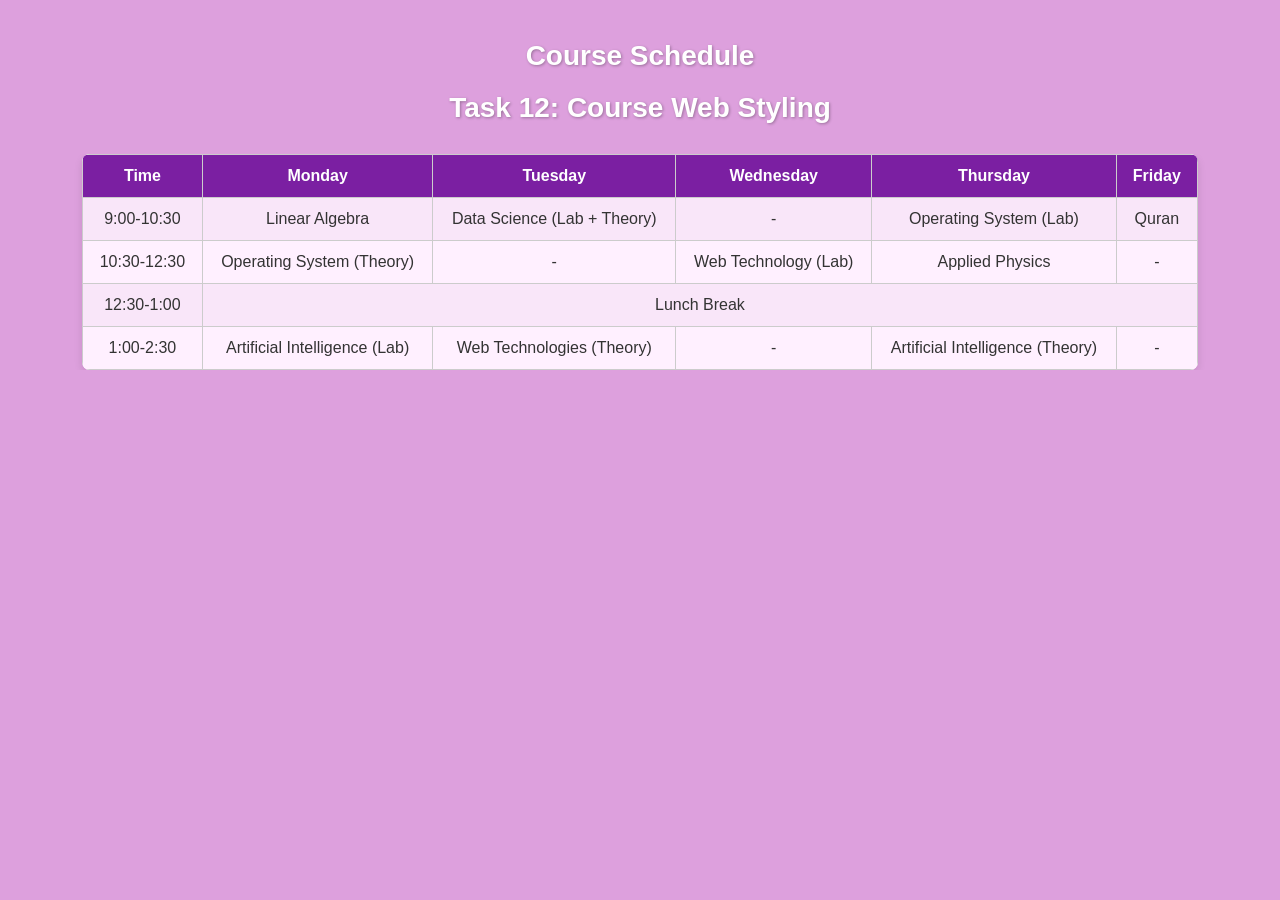
<file: Lab03-css/LabTasks/course.html>
<!DOCTYPE html>
<html lang="en">
<head>
  <meta charset="UTF-8">
  <meta http-equiv="X-UA-Compatible" content="IE=edge">
  <meta name="viewport" content="width=device-width, initial-scale=1.0">
  <title>Lab03- Course Schedule</title>
  <style>
    /* Reset */
    * {
      margin: 0;
      padding: 0;
      box-sizing: border-box;
    }

    body {
      font-family: Verdana, Geneva, Tahoma, sans-serif;
      background-color: plum; /* Set page background */
      color: #333;
      padding: 20px;
    }

    h1.heading {
      text-align: center;
      margin: 20px 0;
      font-size: 28px;
      color: white;
      text-shadow: 1px 1px 3px rgba(0,0,0,0.3);
    }

    /* Table Wrapper for responsiveness */
    .table-wrapper {
      width: 100%;
      overflow-x: auto;
      margin-top: 30px;
    }

    table {
      width: 90%;
      margin: 0 auto;
      border-collapse: collapse;
      min-width: 600px;
      background-color: #fff;
      border-radius: 8px;
      overflow: hidden;
      box-shadow: 0 4px 8px rgba(0,0,0,0.1);
    }

    th, td {
      padding: 12px 15px;
      text-align: center;
      border: 1px solid #ccc;
    }

    th {
      background-color: #7b1fa2; /* Darker plum */
      color: white;
      font-size: 16px;
    }

    /* Zebra striping */
    tbody tr:nth-child(odd) {
      background-color: #f9e6f9;
    }
    tbody tr:nth-child(even) {
      background-color: #fff0ff;
    }

    /* Hover effect */
    tbody tr:hover {
      background-color: #d8a3d8;
      transition: background-color 0.3s ease;
    }

    /* Highlight course types */
    td:contains("Lab") {
      background-color: #81d4fa; /* light blue for labs */
    }
    td:contains("Theory") {
      background-color: #c5e1a5; /* light green for theory */
    }

    /* Responsive adjustments */
    @media (max-width: 768px) {
      table {
        min-width: unset;
      }
      th, td {
        padding: 8px;
        font-size: 12px;
      }
    }
  </style>
</head>
<body>
  <h1 class="heading">Course Schedule</h1>
  <h1 class="heading">Task 12: Course Web Styling</h1>

  <div class="table-wrapper">
    <table>
      <thead>
        <tr>
          <th>Time</th>
          <th>Monday</th>
          <th>Tuesday</th>
          <th>Wednesday</th>
          <th>Thursday</th>
          <th>Friday</th>
        </tr>
      </thead>
      <tbody>
        <tr>
          <td>9:00-10:30</td>
          <td>Linear Algebra</td>
          <td>Data Science (Lab + Theory)</td>
          <td>-</td>
          <td>Operating System (Lab)</td>
          <td>Quran</td>
        </tr>
        <tr>
          <td>10:30-12:30</td>
          <td>Operating System (Theory)</td>
          <td>-</td>
          <td>Web Technology (Lab)</td>
          <td>Applied Physics</td>
          <td>-</td>
        </tr>
        <tr>
          <td>12:30-1:00</td>
          <td colspan="5">Lunch Break</td>
        </tr>
        <tr>
          <td>1:00-2:30</td>
          <td>Artificial Intelligence (Lab)</td>
          <td>Web Technologies (Theory)</td>
          <td>-</td>
          <td>Artificial Intelligence (Theory)</td>
          <td>-</td>
        </tr>
      </tbody>
    </table>
  </div>
</body>
</html>
</file>
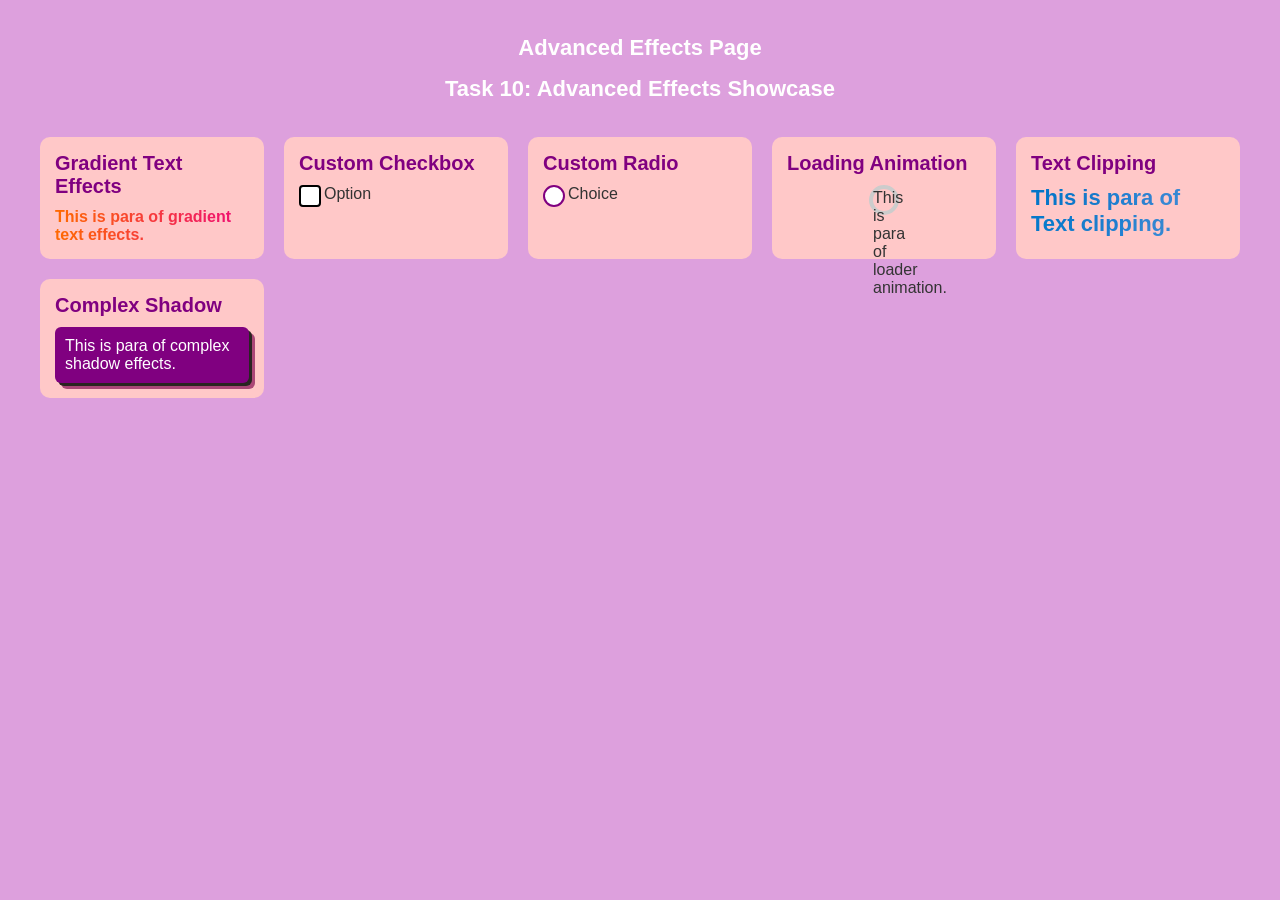
<file: Lab03-css/LabTasks/effects.html>
<!DOCTYPE html>
<html lang="en">
<head>
  <meta charset="UTF-8">
  <meta http-equiv="X-UA-Compatible" content="IE=edge">
  <meta name="viewport" content="width=device-width, initial-scale=1.0">
  <title>Advanced Effects - CSS Lab</title>
  <style>
    /* Reset */
    * {
      margin: 0;
      padding: 0;
      box-sizing: border-box;
    }

    body {
      font-family: Verdana, Geneva, Tahoma, sans-serif;
      background-color: plum; /* Set page background to plum */
      color: #333;
      padding: 20px;
    }

    .heading {
      text-align: center;
      font-size: 22px;
      color: white;
      margin: 15px 0;
    }

    /* Grid for effects */
    .effects {
      display: grid;
      grid-template-columns: repeat(auto-fit, minmax(220px, 1fr));
      gap: 20px;
      padding: 20px;
    }

    /* Card Style */
    .card {
      background: rgb(255, 200, 200);
      padding: 15px;
      border-radius: 10px;
      transition: transform 0.3s ease, box-shadow 0.3s ease, background 0.3s ease;
    }

    .card:hover {
      background-color: rgb(182, 118, 118);
      transform: translateY(-5px);
      box-shadow: 0 8px 15px rgba(0,0,0,0.2);
    }

    .card h3 {
      margin-bottom: 10px;
      color: purple;
      font-size: 20px;
    }

    /* Gradient Text */
    .gradient { 
      background: linear-gradient(90deg, #ff6a00, #ee0979);
      font-weight: bold;
      -webkit-background-clip: text;
      -webkit-text-fill-color: transparent;
      font-size: 16px;
    }

    /* Custom Checkbox */
    .checkbox input { display: none; }
    .checkbox label {
      position: relative;
      padding-left: 25px;
      cursor: pointer;
    }
    .checkbox label::before {
      content: "";
      position: absolute; left:0; top:0;
      width:18px; height:18px; border:2px solid black;
      border-radius:4px; background:white;
    }

    /* Custom Radio */
    .radio input { display:none; }
    .radio label { position: relative; padding-left:25px; cursor:pointer; }
    .radio label::before {
      content:""; position:absolute; left:0; top:0;
      width:18px; height:18px; border:2px solid purple;
      border-radius:50%; background:white;
    }

    /* Loader */
    .loader {
      width:30px; height:30px;
      border:4px solid #ccc; 
      border-radius:50%;
      margin: 0 auto;
      animation: spin 1s linear infinite;
    }
    @keyframes spin { 
      0% { transform: rotate(0deg); }
      50% { transform: rotate(180deg); }
      100% { transform: rotate(360deg); }
    }

    /* Text Clipping */
    .text-clip {
      font-weight:bold;
      font-size:22px;
      background-image:url('images/bg1.jpg');
      -webkit-background-clip: text;
      -webkit-text-fill-color: transparent;
    }

    /* Complex Shadow */
    .shadow {
      color:#fff; 
      background:purple;
      padding:10px; 
      border-radius:6px;
      box-shadow: 3px 3px 0 #292421, 6px 6px 0 #aa4777;
    }

    /* Responsive */
    @media (max-width: 768px) {
      .effects {
        grid-template-columns: 1fr;
        padding: 10px;
        gap: 15px;
      }
      .card {
        padding: 10px;
      }
      .card h3 {
        font-size: 18px;
      }
      .gradient {
        font-size: 16px;
      }
    }
  </style>
</head>
<body>

  <h1 class="heading">Advanced Effects Page</h1>
  <h1 class="heading">Task 10: Advanced Effects Showcase</h1>

  <!-- Advanced Effects Showcase -->
  <div class="effects">

    <!-- Gradient Text -->
    <div class="card">
      <h3>Gradient Text Effects</h3>
      <p class="gradient">This is para of gradient text effects.</p>
    </div>

    <!-- Custom Checkbox -->
    <div class="card checkbox">
      <h3>Custom Checkbox</h3>
      <input type="checkbox" id="checkbox"><label for="checkbox">Option</label>
    </div>

    <!-- Custom Radio -->
    <div class="card radio">
      <h3>Custom Radio</h3>
      <input type="radio" name="radio" id="radio"><label for="radio">Choice</label>
    </div>

    <!-- Loader -->
    <div class="card">
      <h3>Loading Animation</h3>
      <p class="loader">This is para of loader animation.</p>
    </div>

    <!-- Text Clipping -->
    <div class="card">
      <h3>Text Clipping</h3>
      <p class="text-clip">This is para of Text clipping.</p>
    </div>

    <!-- Complex Shadow Effects -->
    <div class="card">
      <h3>Complex Shadow</h3>
      <p class="shadow">This is para of complex shadow effects.</p>
    </div>

  </div>

</body>
</html>
</file>
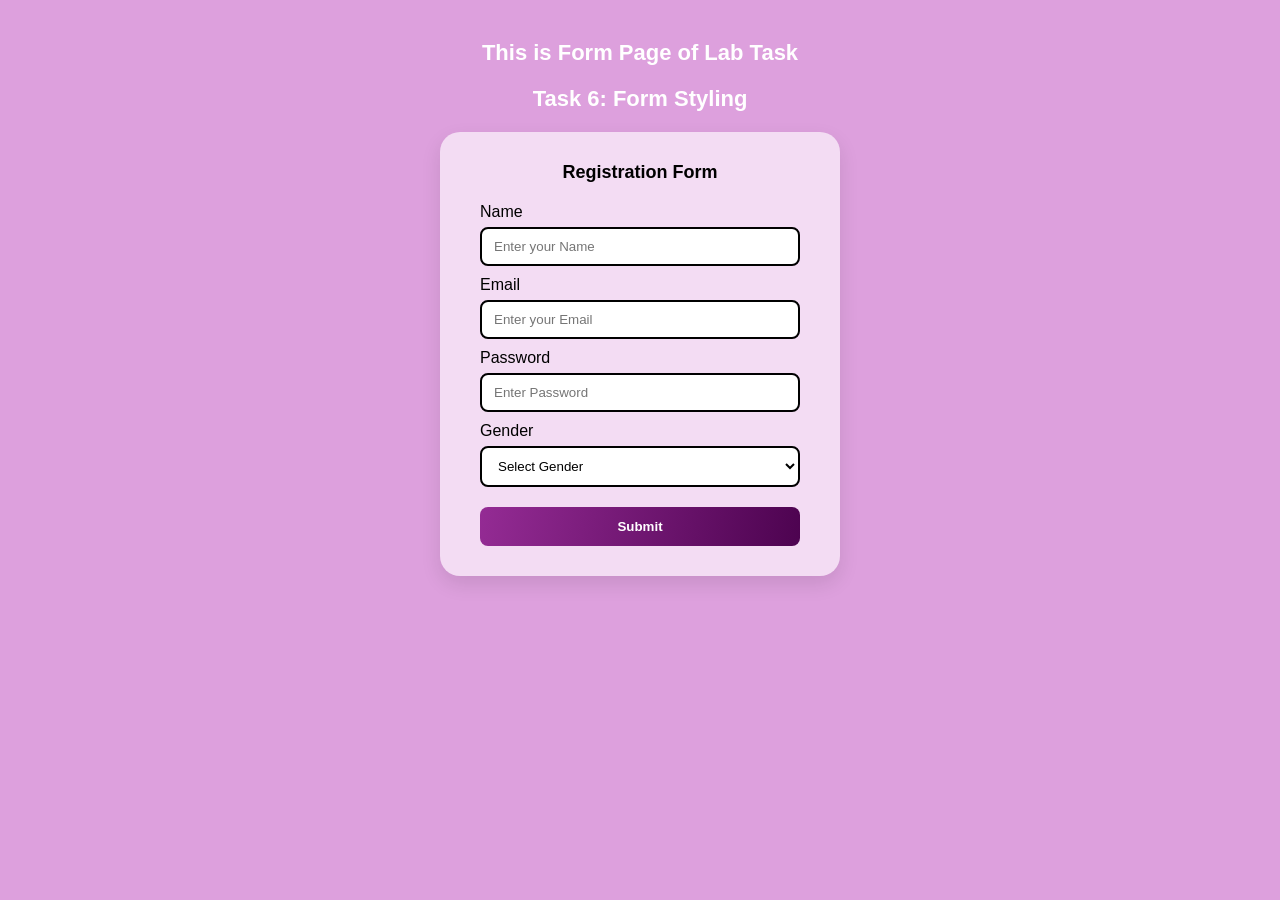
<file: Lab03-css/LabTasks/form.html>
<!DOCTYPE html>
<html lang="en">
<head>
<meta charset="UTF-8">
<meta http-equiv="X-UA-Compatible" content="IE=edge">
<meta name="viewport" content="width=device-width, initial-scale=1.0">
<title>Lab 3 & 4-CSS Fundamentals: Form Styling</title>
<style>
    * {
        margin: 0;
        padding: 0;
        box-sizing: border-box;
    }

    body {
        font-family: Verdana, Geneva, Tahoma, sans-serif;
        background-color: plum; /* Background color added */
        padding: 20px;
    }

    .heading {
        margin: 20px 0;
        text-align: center;
        font-size: 22px;
        color: white; /* White text for contrast */
    }

    /* Form container */
    .form-container {
        position: relative;
        width: 90%;
        max-width: 400px;
        margin: 20px auto; /* center horizontally */
        background: rgb(243, 220, 243);
        padding: 30px 40px;
        border-radius: 20px;
        box-shadow: 0 8px 20px rgba(0,0,0,0.1);
    }

    .form-container h2 {
        text-align: center;
        margin-bottom: 20px;
        color: black;
        font-size: 18px;
    }

    /* Form groups */
    .form-box {
        margin-bottom: 10px;
        position: relative;
    }

    label {
        display: block;
        margin-bottom: 6px;
        color: black;
    }

    input, select {
        width: 100%;
        padding: 10px 12px;
        border: 2px solid black;
        border-radius: 8px;
        background-color: white;
        outline: none;
        transition: all 0.3s ease;
    }

    input:focus, select:focus {
        border-color: #007bff;
        box-shadow: 0 0 6px rgba(0,123,255,0.3);
    }

    input.error, select.error {
        border-color: #e74c3c;
    }

    small.error {
        color: #e74c3c;
        display: none;
        position: absolute;
        bottom: -18px;
        left: 0;
        font-size: 12px;
    }

    .success-message {
        color: #27ae60;
        text-align: center;
        margin-top: 15px;
        display: none;
    }

    /* Submit Button */
    .btn {
        display: block;        
        margin: 20px auto 0;  
        padding: 12px;
        width: 100%;
        background: linear-gradient(100deg, #942b94, #4d0350);
        border: none;
        border-radius: 8px;
        color: #fff;
        font-weight: bold;
        cursor: pointer;
        transition: 0.3s;
    }

    .btn:hover {
        transform: translateY(-2px);
        box-shadow: 0 6px 12px rgba(183, 76, 204, 0.3);
    }

    /* Responsive adjustments */
    @media (max-width: 768px) {
        .form-container {
            padding: 20px;
            width: 95%;
        }

        input, select {
            padding: 8px 10px;
        }

        .btn {
            padding: 10px;
        }

        .form-container h2 {
            font-size: 16px;
        }
    }
</style>
</head>
<body>

<h1 class="heading">This is Form Page of Lab Task</h1>
<h1 class="heading">Task 6: Form Styling</h1>

<div class="form-container">
    <h2>Registration Form</h2>
    <form class="form">
        <div class="form-box">
            <label for="name">Name</label>
            <input type="text" id="name" placeholder="Enter your Name">
            <small class="error">Name is required</small>
        </div>
        <div class="form-box">
            <label for="email">Email</label>
            <input type="email" id="email" placeholder="Enter your Email">
            <small class="error">Email is required</small>
        </div>
        <div class="form-box">
            <label for="password">Password</label>
            <input type="password" id="password" placeholder="Enter Password">
            <small class="error">Password must be 6+ characters</small>
        </div>
        <div class="form-box">
            <label for="gender">Gender</label>
            <select id="gender">
                <option value="">Select Gender</option>
                <option value="male">Male</option>
                <option value="female">Female</option>
                <option value="other">Other</option>
            </select>
        </div>
        <button type="submit" class="btn">Submit</button>
        <p class="success-message">Registration Successfully!</p>
    </form>
</div>

</body>
</html>
</file>
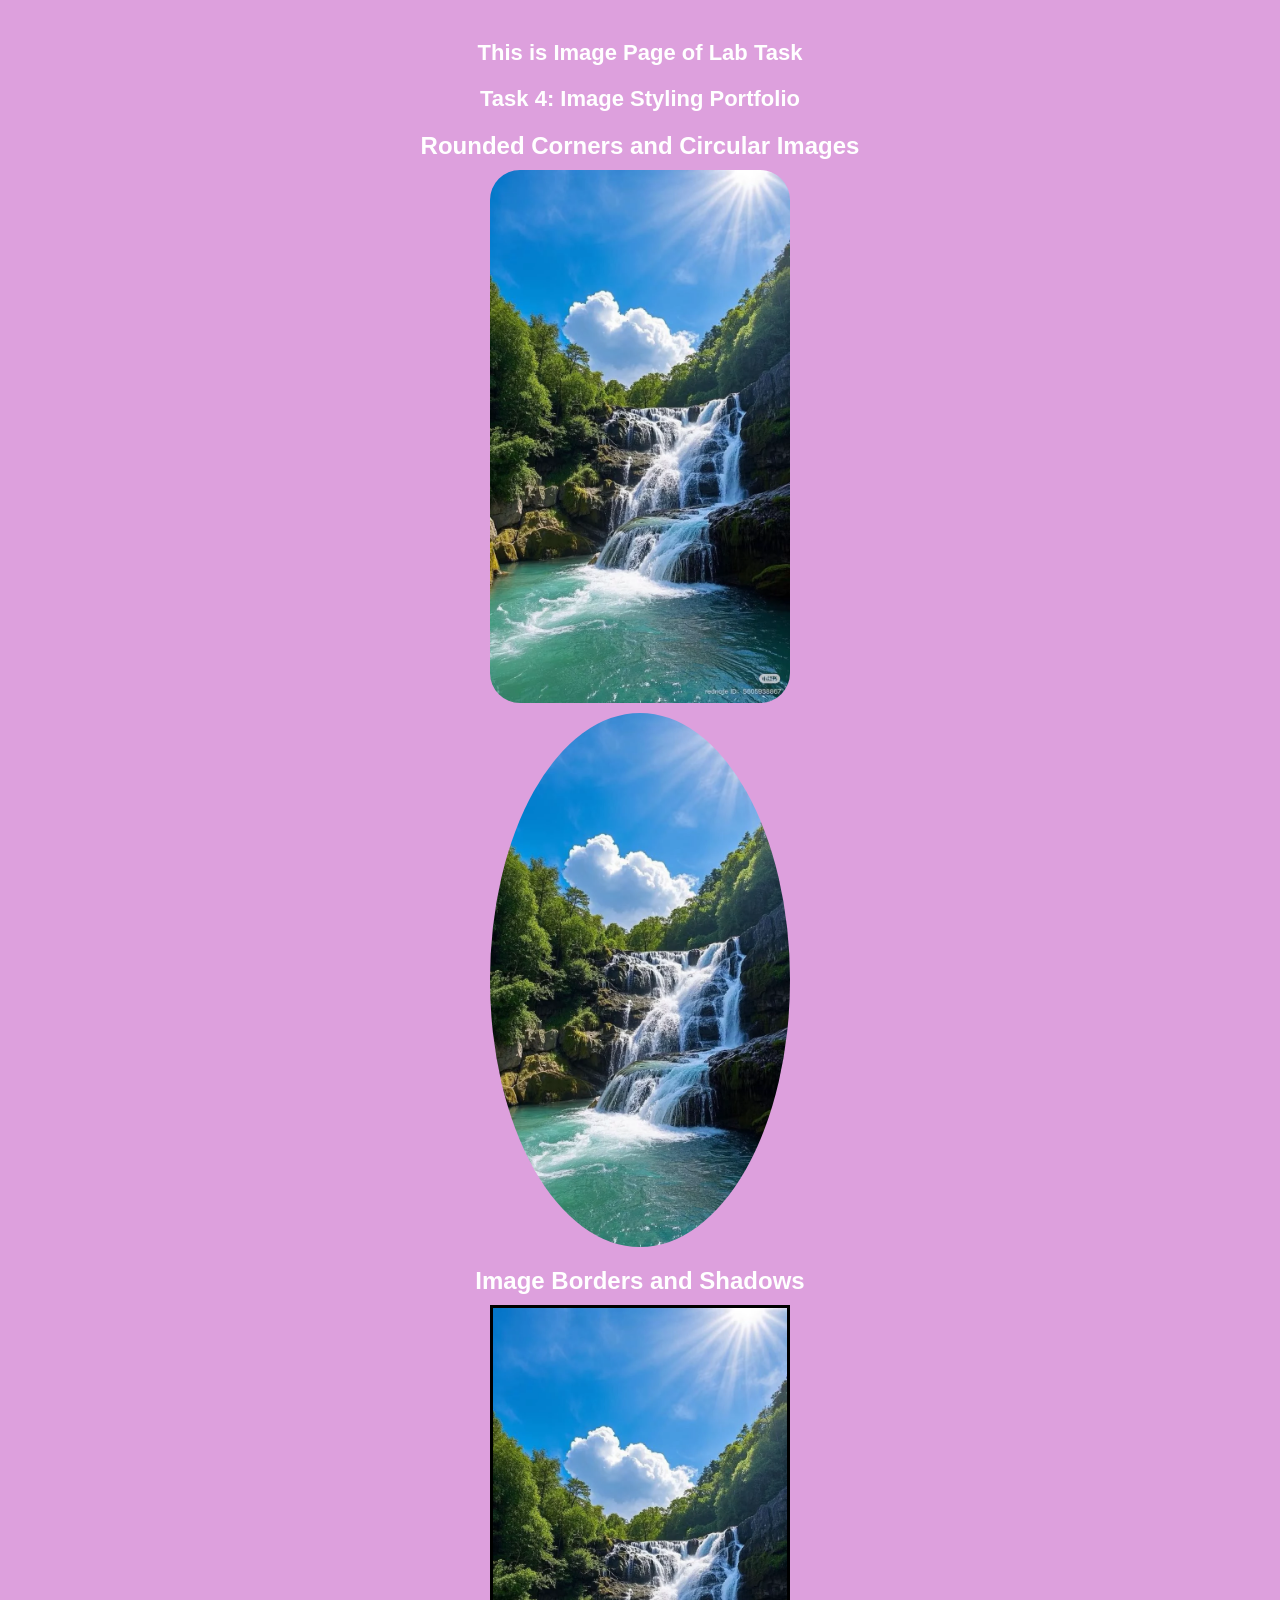
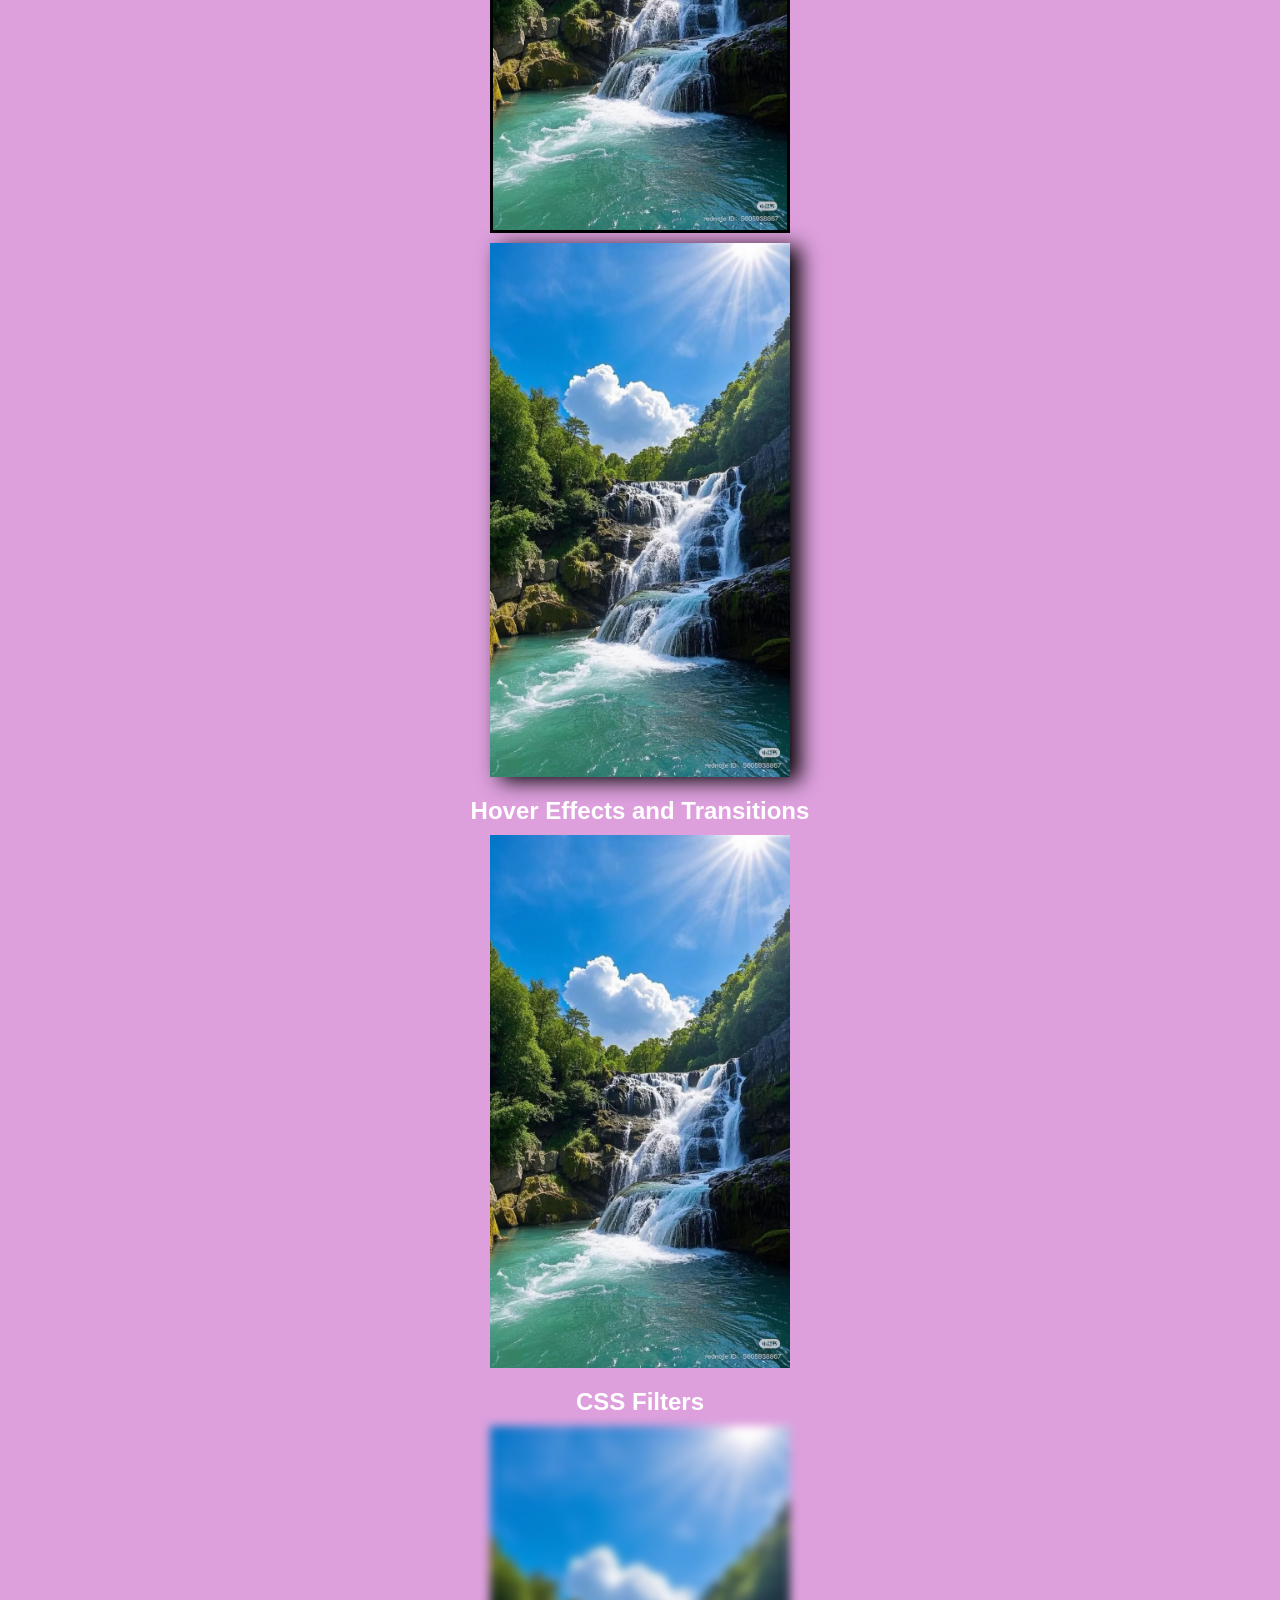
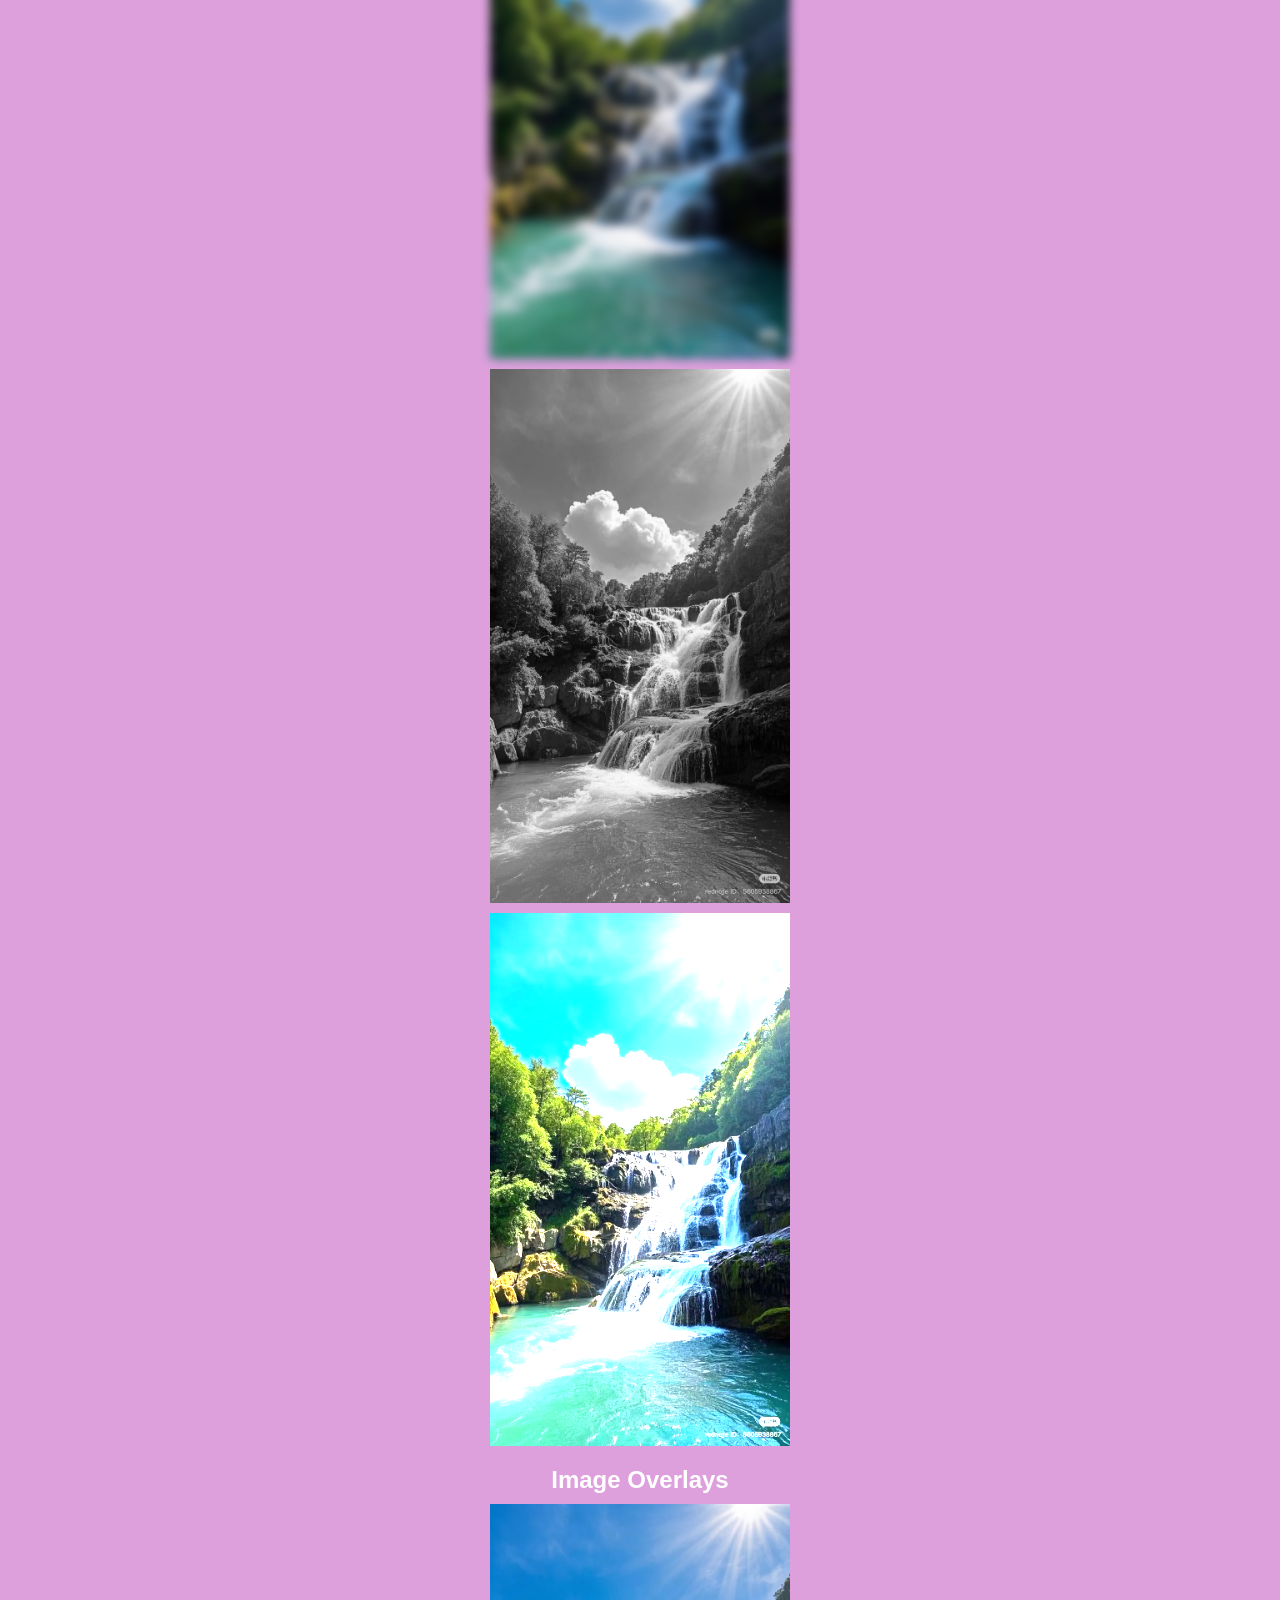
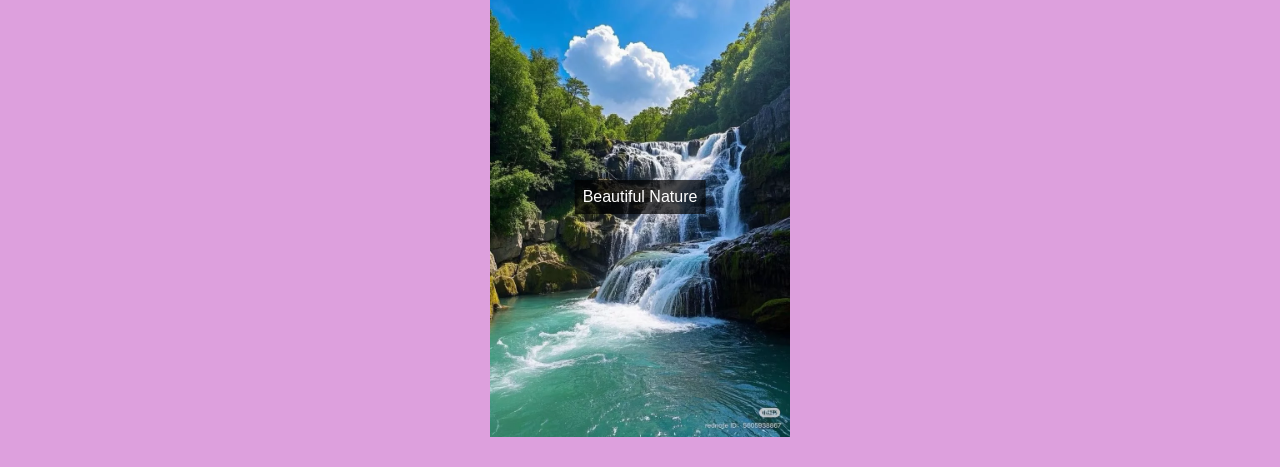
<file: Lab03-css/LabTasks/image.html>
<!DOCTYPE html>
<html lang="en">
<head>
<meta charset="UTF-8">
<meta http-equiv="X-UA-Compatible" content="IE=edge">
<meta name="viewport" content="width=device-width, initial-scale=1.0">
<title>Image Styling Portfolio</title>
<style>
    * {
        margin: 0;
        padding: 0;
        box-sizing: border-box;
    }

    body {
        font-family: Verdana, Geneva, Tahoma, sans-serif;
        padding: 20px;
        background-color: plum;
    }

    .heading {
        margin: 20px 0;
        text-align: center;
        font-size: 22px;
        color: white;
    }

    h2 {
        margin: 20px 0 10px 0;
        color: white;
        text-align: center;
    }

    /* Image Styling Portfolio */
    img {
        width: 80%;         /* reduced size */
        max-width: 300px;   /* smaller max width */
        height: auto;
        margin: 10px auto;
        display: block;
    }

    /* Rounded Corners and Circular Images */
    .rounded {
        border-radius: 30px;
    }

    .circle {
        border-radius: 50%;
    }

    /* Image Borders and Shadows */
    .border-img {
        border: 3px solid black;
    }

    .shadow-img {
        box-shadow: 10px 4px 20px black;
    }

    /* Hover Effects and Transitions */
    .hover-img {
        transition: 0.8s;
    }

    .hover-img:hover {
        transform: scale(1.2);
    }

    /* CSS Filters */
    .blur {
        filter: blur(5px);
    }

    .grayscale {
        filter: grayscale(150%);
    }

    .brightness {
        filter: brightness(200%);
    }

    /* Image Overlay */
    .overlay-container {
        position: relative;
        width: 80%;         /* reduced container size */
        max-width: 300px;
        margin: 10px auto;
    }

    .overlay-image {
        width: 100%;
    }

    .overlay-text {
        position: absolute;
        top: 55%;
        left: 50%;
        transform: translate(-50%, -50%);
        color: white;
        font-size: 16px;
        background: rgba(0,0,0,0.7);
        padding: 8px;
    }
</style>
</head>
<body>

<h1 class="heading">This is Image Page of Lab Task</h1>
<h1 class="heading">Task 4: Image Styling Portfolio</h1>

<!-- Rounded Corners and Circular Images -->
<h2>Rounded Corners and Circular Images</h2>
<img class="rounded" src="images/bg1.jpg" alt="Rounded Image">
<img class="circle" src="images/bg1.jpg" alt="Circular Image">

<!-- Image Borders and Shadows -->
<h2>Image Borders and Shadows</h2>
<img class="border-img" src="images/bg1.jpg" alt="Border Image">
<img class="shadow-img" src="images/bg1.jpg" alt="Shadow Image">

<!-- Hover Effects and Transitions -->
<h2>Hover Effects and Transitions</h2>
<img class="hover-img" src="images/bg1.jpg" alt="Hover Image">

<!-- CSS Filters -->
<h2>CSS Filters</h2>
<img class="blur" src="images/bg1.jpg" alt="Blur Image">
<img class="grayscale" src="images/bg1.jpg" alt="Grayscale Image">
<img class="brightness" src="images/bg1.jpg" alt="Brightness Image">

<!-- Image Overlays -->
<h2>Image Overlays</h2>
<div class="overlay-container">
    <img src="images/bg1.jpg" class="overlay-image" alt="Overlay Image">
    <p class="overlay-text">Beautiful Nature</p>
</div>

</body>
</html>
</file>
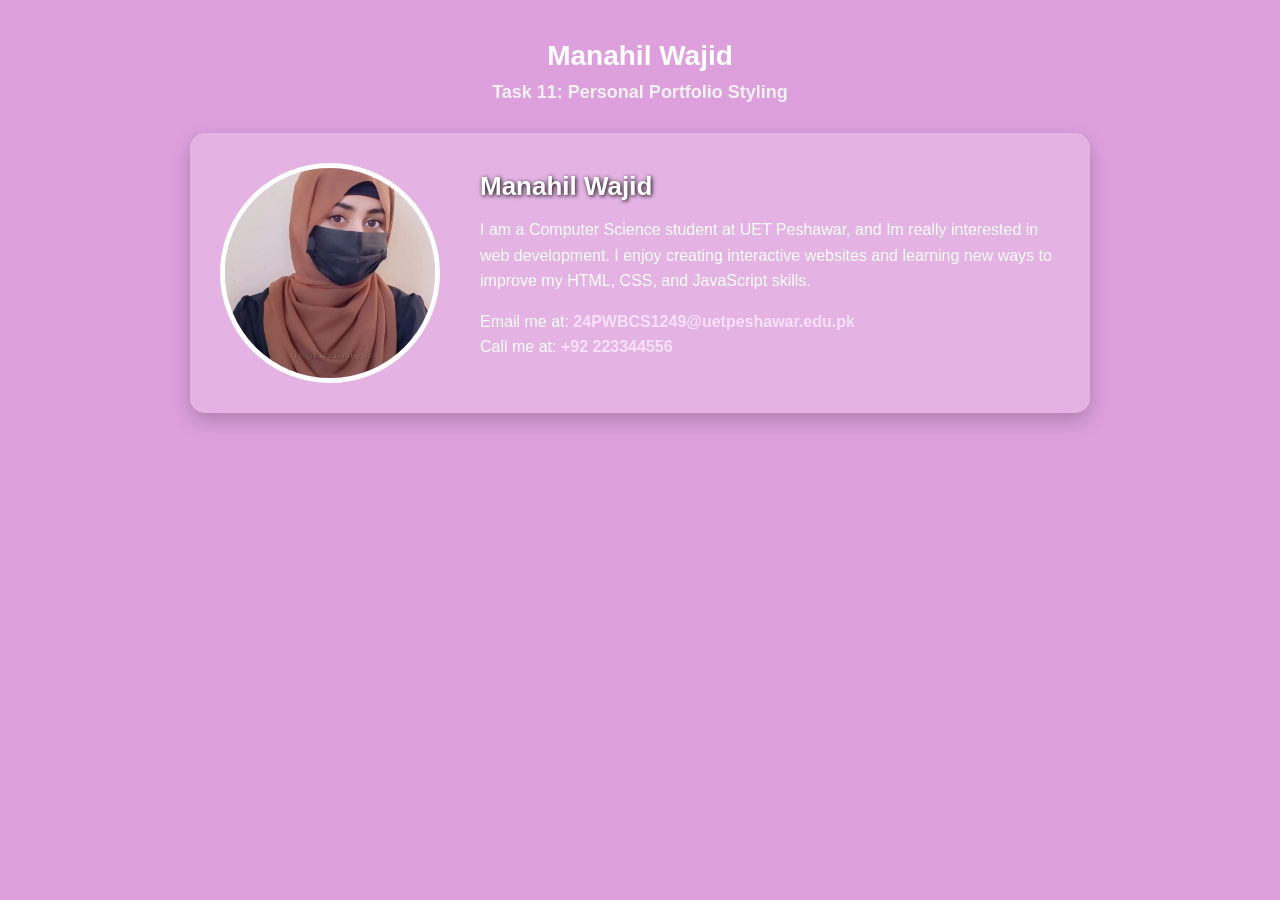
<file: Lab03-css/LabTasks/portfolio.html>
<!doctype html>
<html lang="en">
  <head>
    <meta charset="UTF-8" />
    <meta http-equiv="X-UA-Compatible" content="IE=edge" />
    <meta name="viewport" content="width=device-width, initial-scale=1.0" />
    <title>Personal Portfolio - Manahil Wajid</title>
    <style>
      /* Reset */
      * {
        margin: 0;
        padding: 0;
        box-sizing: border-box;
      }

      /* Body */
      body {
        font-family: Verdana, Geneva, Tahoma, sans-serif;
        background-color: plum; /* Page background */
        color: #333;
        padding: 20px;
      }

      /* Headings */
      .heading {
        text-align: center;
        font-size: 28px;
        color: white;
        margin: 20px 0 10px 0;
        font-weight: bold;
      }

      /* Subheading */
      .subheading {
        text-align: center;
        font-size: 18px;
        color: #f2f2f2;
        margin-bottom: 30px;
      }

      /* Profile Section */
      .profile {
        display: flex;
        align-items: center;
        justify-content: center;
        gap: 40px;
        max-width: 900px;
        margin: 0 auto;
        background-color: rgba(
          255,
          255,
          255,
          0.2
        ); /* Slight transparent card effect */
        padding: 30px;
        border-radius: 15px;
        box-shadow: 0 8px 20px rgba(0, 0, 0, 0.2);
        flex-wrap: wrap; /* responsive */
      }

      .profile img {
        width: 220px;
        height: 220px;
        border-radius: 50%;
        border: 5px solid white;
        object-fit: cover;
        transition:
          transform 0.3s,
          box-shadow 0.3s;
      }

      .profile img:hover {
        transform: scale(1.1);
        box-shadow: 0 8px 20px rgba(0, 0, 0, 0.3);
      }

      .profile-text {
        flex: 1;
        min-width: 250px;
        color: white;
      }

      .profile-text h1 {
        font-size: 26px;
        margin-bottom: 15px;
        text-shadow: 1px 1px 4px #000;
      }

      .profile-text p {
        margin-bottom: 15px;
        line-height: 1.6;
      }

      /* Links styling */
      a {
        color: #f8e1f9;
        text-decoration: none;
        font-weight: bold;
      }

      a:hover {
        text-decoration: underline;
        color: #fff;
      }

      /* Responsive Design */
      @media (max-width: 768px) {
        .profile {
          flex-direction: column;
          align-items: center;
          text-align: center;
          padding: 20px;
          gap: 20px;
        }

        .profile img {
          width: 180px;
          height: 180px;
        }

        .profile-text h1 {
          font-size: 22px;
        }

        .profile-text p {
          font-size: 15px;
        }
      }
    </style>
  </head>
  <body>
    <h1 class="heading">Manahil Wajid</h1>
    <h2 class="subheading">Task 11: Personal Portfolio Styling</h2>

    <!-- Profile Section -->
    <div class="profile">
      <img src="./images/profile.jpg" alt="profile" loading="lazy" />
      <div class="profile-text">
        <h1>Manahil Wajid</h1>
        <p>
          I am a Computer Science student at UET Peshawar, and Im really
          interested in web development. I enjoy creating interactive websites
          and learning new ways to improve my HTML, CSS, and JavaScript skills.
        </p>
        <p>
          Email me at:
          <a href="mailto:24PWBCS1249@uetpeshawar.edu.pk"
            >24PWBCS1249@uetpeshawar.edu.pk</a
          ><br />
          Call me at: <a href="tel:+92223344556">+92 223344556</a>
        </p>
      </div>
    </div>
  </body>
</html>
</file>
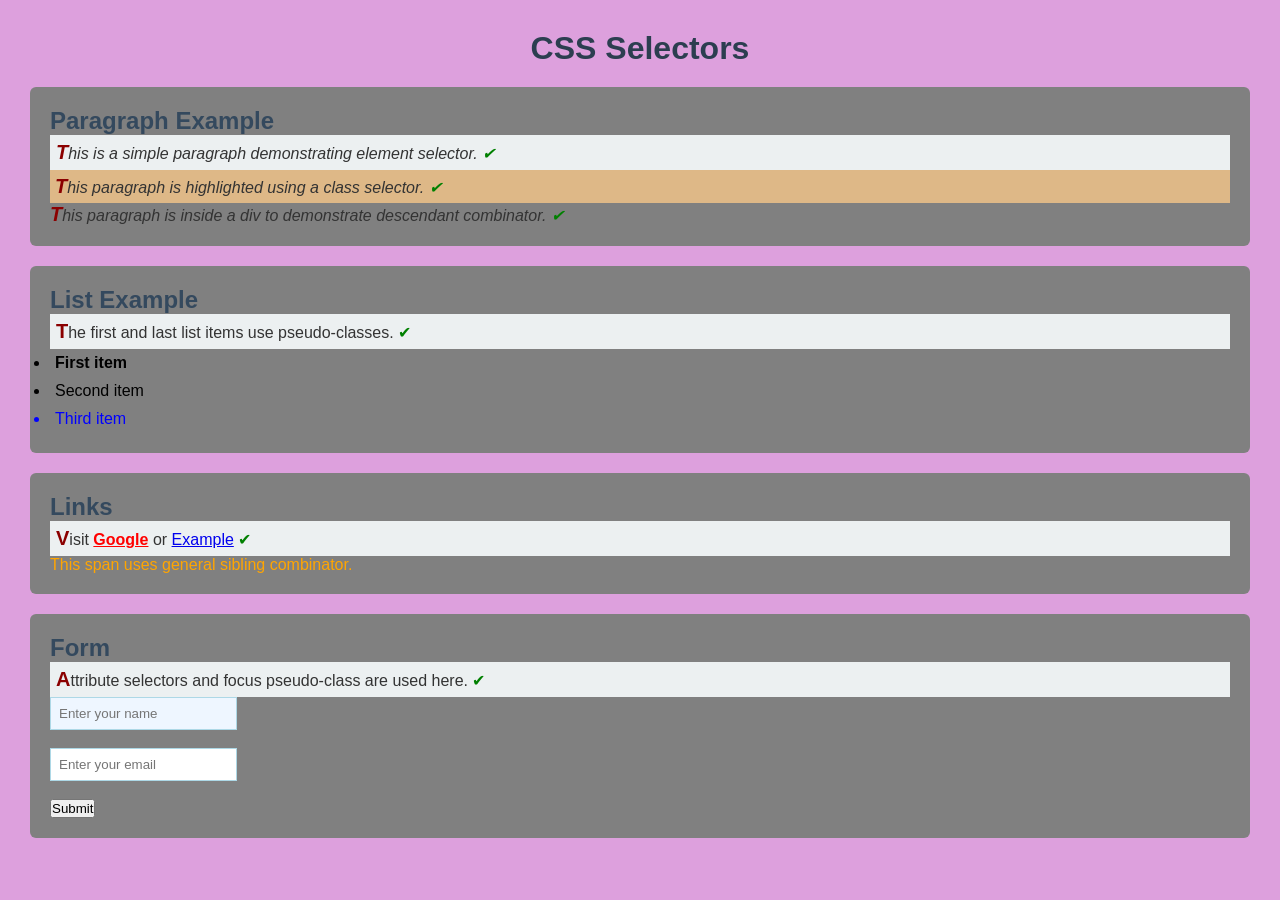
<file: Lab03-css/LabTasks/selectors.html>
<!DOCTYPE html>
<html lang="en">
<head>
<meta charset="UTF-8">
<meta name="viewport" content="width=device-width, initial-scale=1.0">
<title>CSS Selectors</title>

<style>

*{
    margin:0;
    padding:0;
    box-sizing:border-box;
    font-family: Arial, Helvetica, sans-serif;
}

body{
    background:plum;
    padding:30px;
}

p{
    color:#333;
}


.highlight{
    background:burlywood;
    padding:5px;
}

#title{
    text-align:center;
    color:#2c3e50;
    margin-bottom:20px;
}

h2, h3{
    color:#34495e;
}

section{
    background:gray;
    padding:20px;
    margin-bottom:20px;
    border-radius:6px;
}

input[type]{
    border:1px solid lightblue;
    padding:8px;
}

input[type="text"]{
    background:#eef6ff;
}

a[href*="google"]{
    color:red;
    font-weight:bold;
}



.container p{
    font-style:italic;
}


ul > li{
    padding:5px;
}

h2 + p{
    background:#ecf0f1;
    padding:6px;
}


h2 ~ span{
    color:orange;
}


a:hover{
    color:green;
}

input:focus{
    border-color:#3498db;
    background:#f0f8ff;
}

li:first-child{
    font-weight:bold;
}

li:last-child{
    color:blue;
}

button:active{
    background:red;
    color:white;
}


p::first-letter{
    font-size:20px;
    color:darkred;
    font-weight:bold;
}

p::after{
    content:" ✔";
    color:green;
}

</style>
</head>

<body>

<h1 id="title">CSS Selectors</h1>

<section class="container">

<h2>Paragraph Example</h2>

<p>This is a simple paragraph demonstrating element selector.</p>

<p class="highlight">
This paragraph is highlighted using a class selector.
</p>

<div>
<p>This paragraph is inside a div to demonstrate descendant combinator.</p>
</div>

</section>


<section>

<h2>List Example</h2>

<p>The first and last list items use pseudo-classes.</p>

<ul>
<li>First item</li>
<li>Second item</li>
<li>Third item</li>
</ul>

</section>


<section>

<h2>Links</h2>

<p>
Visit <a href="https://www.google.com">Google</a> or
<a href="https://example.com">Example</a>
</p>

<span>This span uses general sibling combinator.</span>

</section>


<section>

<h2>Form</h2>

<p>Attribute selectors and focus pseudo-class are used here.</p>

<input type="text" placeholder="Enter your name"><br><br>
<input type="email" placeholder="Enter your email"><br><br>

<button>Submit</button>

</section>

</body>
</html>
</file>
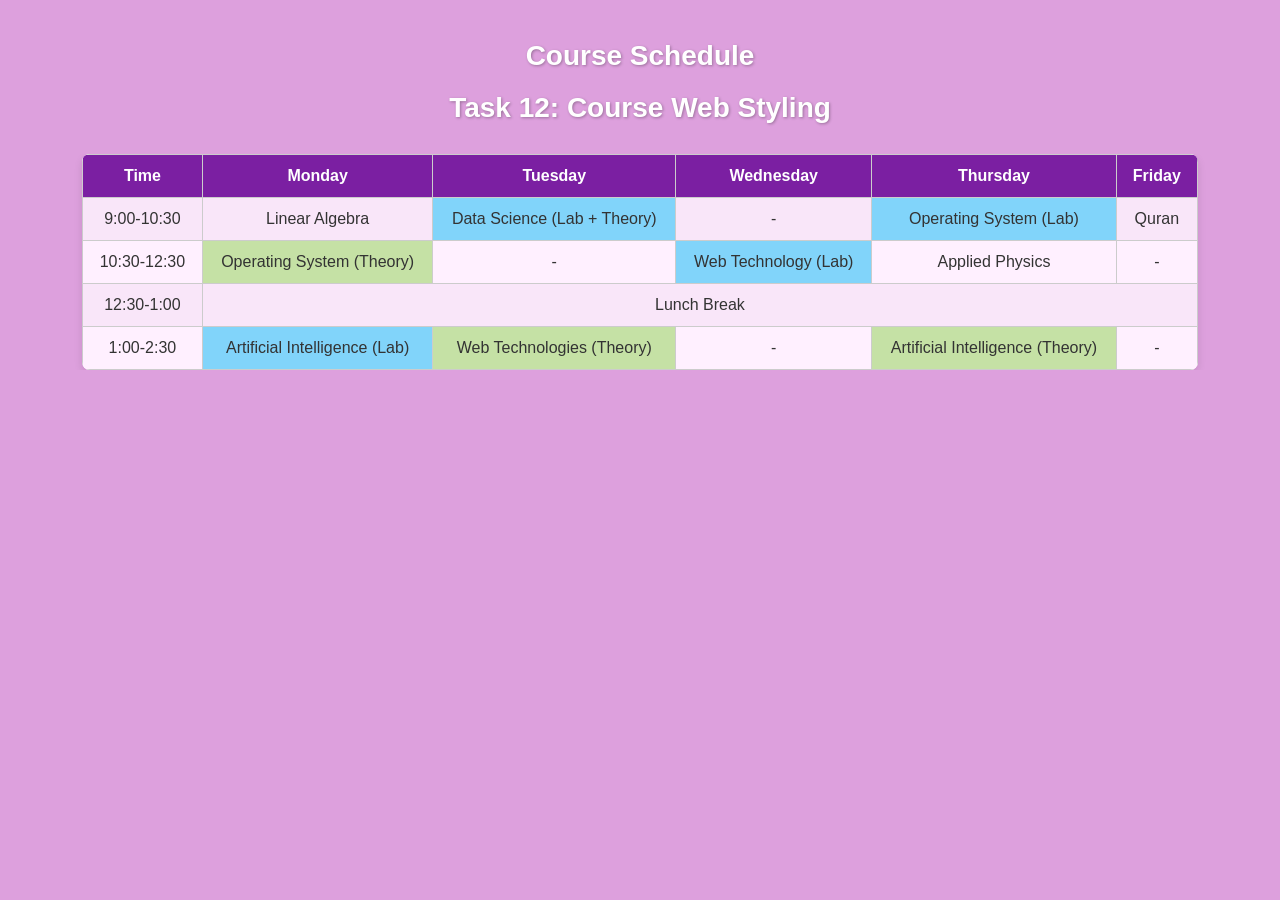
<file: Lab03-css/LabTasks/table.html>
<!DOCTYPE html>
<html lang="en">
<head>
  <meta charset="UTF-8" />
  <meta http-equiv="X-UA-Compatible" content="IE=edge" />
  <meta name="viewport" content="width=device-width, initial-scale=1.0" />
  <title>Lab03- Course Schedule</title>
  <style>
    /* Reset */
    * {
      margin: 0;
      padding: 0;
      box-sizing: border-box;
    }

    body {
      font-family: Verdana, Geneva, Tahoma, sans-serif;
      background-color: plum; /* Page background */
      color: #333;
      padding: 20px;
    }

    /* Headings */
    h1.heading {
      text-align: center;
      margin: 20px 0;
      font-size: 28px;
      color: white;
      text-shadow: 1px 1px 3px rgba(0,0,0,0.3);
    }

    /* Table wrapper for responsiveness */
    .table-container {
      width: 100%;
      overflow-x: auto;
      margin-top: 30px;
    }

    table.table {
      width: 90%;
      margin: 0 auto;
      border-collapse: collapse;
      min-width: 600px;
      background-color: #fff;
      border-radius: 8px;
      overflow: hidden;
      box-shadow: 0 4px 8px rgba(0,0,0,0.1);
    }

    th, td {
      padding: 12px 15px;
      text-align: center;
      border: 1px solid #ccc;
    }

    th {
      background-color: #7b1fa2; /* Darker plum */
      color: white;
      font-size: 16px;
    }

    /* Zebra striping */
    tbody tr:nth-child(odd) {
      background-color: #f9e6f9;
    }
    tbody tr:nth-child(even) {
      background-color: #fff0ff;
    }

    /* Hover effect */
    tbody tr:hover {
      background-color: #d8a3d8;
      transition: background-color 0.3s ease;
    }

    /* Color-coded courses */
    .lab {
      background-color: #81d4fa; /* light blue */
    }

    .theory {
      background-color: #c5e1a5; /* light green */
    }

    /* Responsive adjustments */
    @media (max-width: 768px) {
      table.table {
        min-width: unset;
      }
      th, td {
        padding: 8px;
        font-size: 12px;
      }
    }
  </style>
</head>
<body>

  <h1 class="heading">Course Schedule</h1>
  <h1 class="heading">Task 12: Course Web Styling</h1>

  <div class="table-container">
    <table class="table">
      <thead>
        <tr>
          <th>Time</th>
          <th>Monday</th>
          <th>Tuesday</th>
          <th>Wednesday</th>
          <th>Thursday</th>
          <th>Friday</th>
        </tr>
      </thead>
      <tbody>
        <tr>
          <td>9:00-10:30</td>
          <td>Linear Algebra</td>
          <td class="lab">Data Science (Lab + Theory)</td>
          <td>-</td>
          <td class="lab">Operating System (Lab)</td>
          <td>Quran</td>
        </tr>
        <tr>
          <td>10:30-12:30</td>
          <td class="theory">Operating System (Theory)</td>
          <td>-</td>
          <td class="lab">Web Technology (Lab)</td>
          <td>Applied Physics</td>
          <td>-</td>
        </tr>
        <tr>
          <td>12:30-1:00</td>
          <td colspan="5">Lunch Break</td>
        </tr>
        <tr>
          <td>1:00-2:30</td>
          <td class="lab">Artificial Intelligence (Lab)</td>
          <td class="theory">Web Technologies (Theory)</td>
          <td>-</td>
          <td class="theory">Artificial Intelligence (Theory)</td>
          <td>-</td>
        </tr>
      </tbody>
    </table>
  </div>

</body>
</html>
</file>
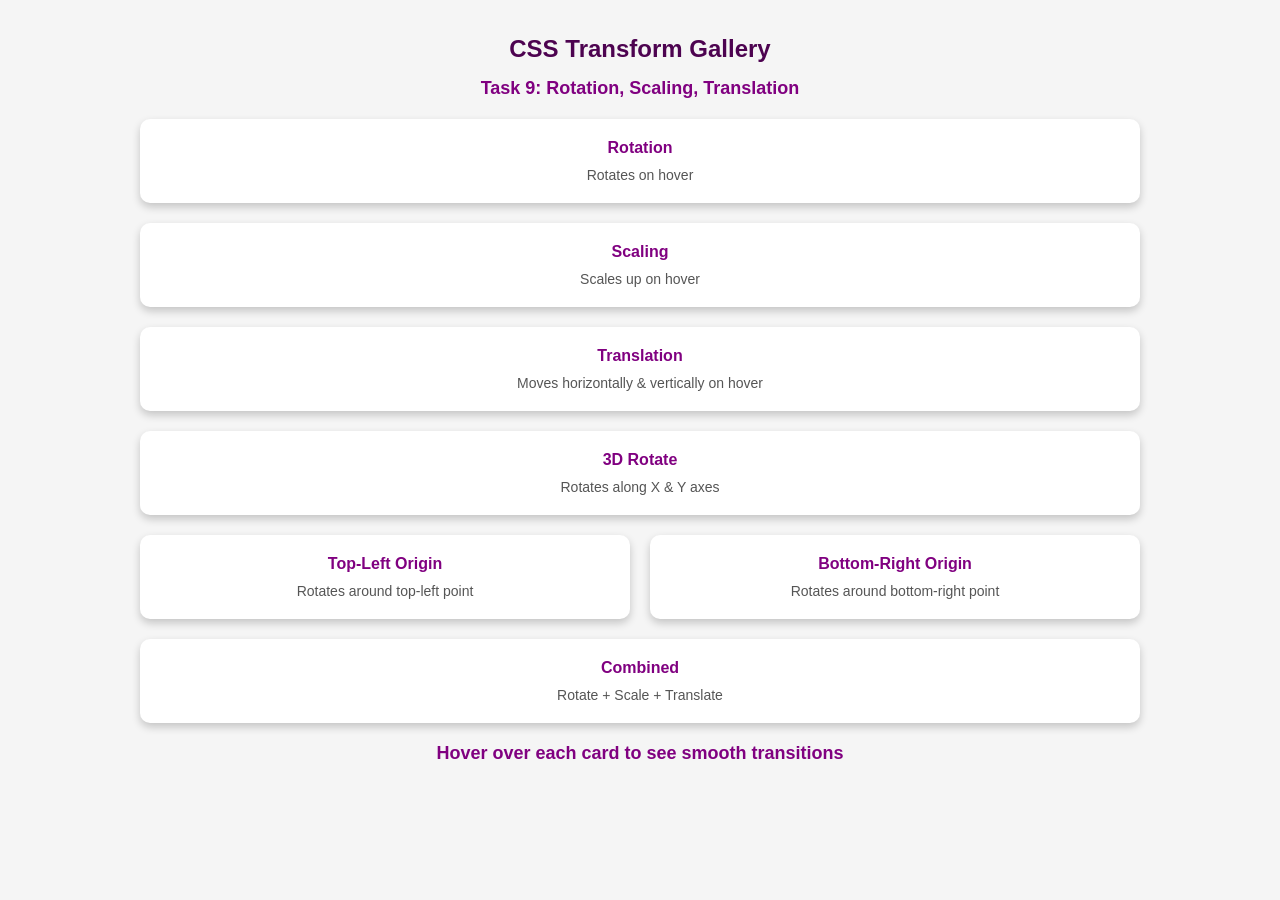
<file: Lab03-css/LabTasks/transforms.html>
<!DOCTYPE html>
<html lang="en">
<head>
  <meta charset="UTF-8">
  <meta http-equiv="X-UA-Compatible" content="IE=edge">
  <meta name="viewport" content="width=device-width, initial-scale=1.0">
  <title>Lab 3 & 4 - CSS Transform Gallery</title>
  <style>
    /* Reset */
    * {
      margin: 0;
      padding: 0;
      box-sizing: border-box;
    }

    body {
      font-family: Verdana, Geneva, Tahoma, sans-serif;
      background-color: #f5f5f5;
      color: #333;
      padding: 20px;
    }

    .heading {
      text-align: center;
      font-size: 24px;
      color: #4d0350;
      margin: 15px 0;
    }

    h2 {
      font-size: 18px;
      margin: 10px 0;
      text-align: center;
      color: #800080;
    }

    /* Transform Gallery */
    .transform-gallery {
      display: grid;
      grid-template-columns: repeat(auto-fit, minmax(180px, 1fr));
      gap: 20px;
      margin: 20px auto;
      max-width: 1000px;
    }

    .transform-card {
      background: #fff; /* remove plum */
      border-radius: 10px;
      text-align: center;
      padding: 20px;
      box-shadow: 0 4px 8px rgba(0,0,0,0.2);
      transition: transform 0.5s ease, box-shadow 0.3s ease;
      cursor: pointer;
    }

    .transform-card:hover {
      box-shadow: 0 12px 20px rgba(0,0,0,0.3);
    }

    .transform-card h3 {
      margin-bottom: 10px;
      font-size: 16px;
      color: #800080;
    }

    .transform-card p {
      font-size: 14px;
      color: #555;
    }

    /* Transforms */
    .rotate:hover { transform: rotate(35deg); }
    .scale:hover { transform: scale(1.5); }
    .translate:hover { transform: translateX(20px) translateY(-10px); }
    .rotate3d:hover { transform: rotateX(25deg) rotateY(25deg); transform-style: preserve-3d; }
    .origin-top-left:hover { transform: rotate(10deg); transform-origin: top left; }
    .origin-bottom-right:hover { transform: rotate(-10deg); transform-origin: bottom right; }
    .combined:hover { transform: rotate(20deg) scale(1.5) translateY(-10px); }

    /* Responsive */
    @media (max-width: 768px) {
      .transform-gallery {
        grid-template-columns: 1fr;
        gap: 15px;
      }
      .transform-card:hover {
        transform: none; /* disable hover transforms on small screens */
      }
    }
  </style>
</head>
<body>
  <h1 class="heading">CSS Transform Gallery</h1>
  <h2>Task 9: Rotation, Scaling, Translation</h2>

  <!-- Rotation -->
  <div class="transform-gallery">
    <div class="transform-card rotate">
      <h3>Rotation</h3>
      <p>Rotates on hover</p>
    </div>
  </div>

  <!-- Scaling -->
  <div class="transform-gallery">
    <div class="transform-card scale">
      <h3>Scaling</h3>
      <p>Scales up on hover</p>
    </div>
  </div>

  <!-- Translation -->
  <div class="transform-gallery">
    <div class="transform-card translate">
      <h3>Translation</h3>
      <p>Moves horizontally & vertically on hover</p>
    </div>
  </div>

  <!-- 3D Transform -->
  <div class="transform-gallery">
    <div class="transform-card rotate3d">
      <h3>3D Rotate</h3>
      <p>Rotates along X & Y axes</p>
    </div>
  </div>

  <!-- Transform Origin -->
  <div class="transform-gallery">
    <div class="transform-card origin-top-left">
      <h3>Top-Left Origin</h3>
      <p>Rotates around top-left point</p>
    </div>
    <div class="transform-card origin-bottom-right">
      <h3>Bottom-Right Origin</h3>
      <p>Rotates around bottom-right point</p>
    </div>
  </div>

  <!-- Combined Transforms -->
  <div class="transform-gallery">
    <div class="transform-card combined">
      <h3>Combined</h3>
      <p>Rotate + Scale + Translate</p>
    </div>
  </div>

  <h2>Hover over each card to see smooth transitions</h2>
</body>
</html>
</file>
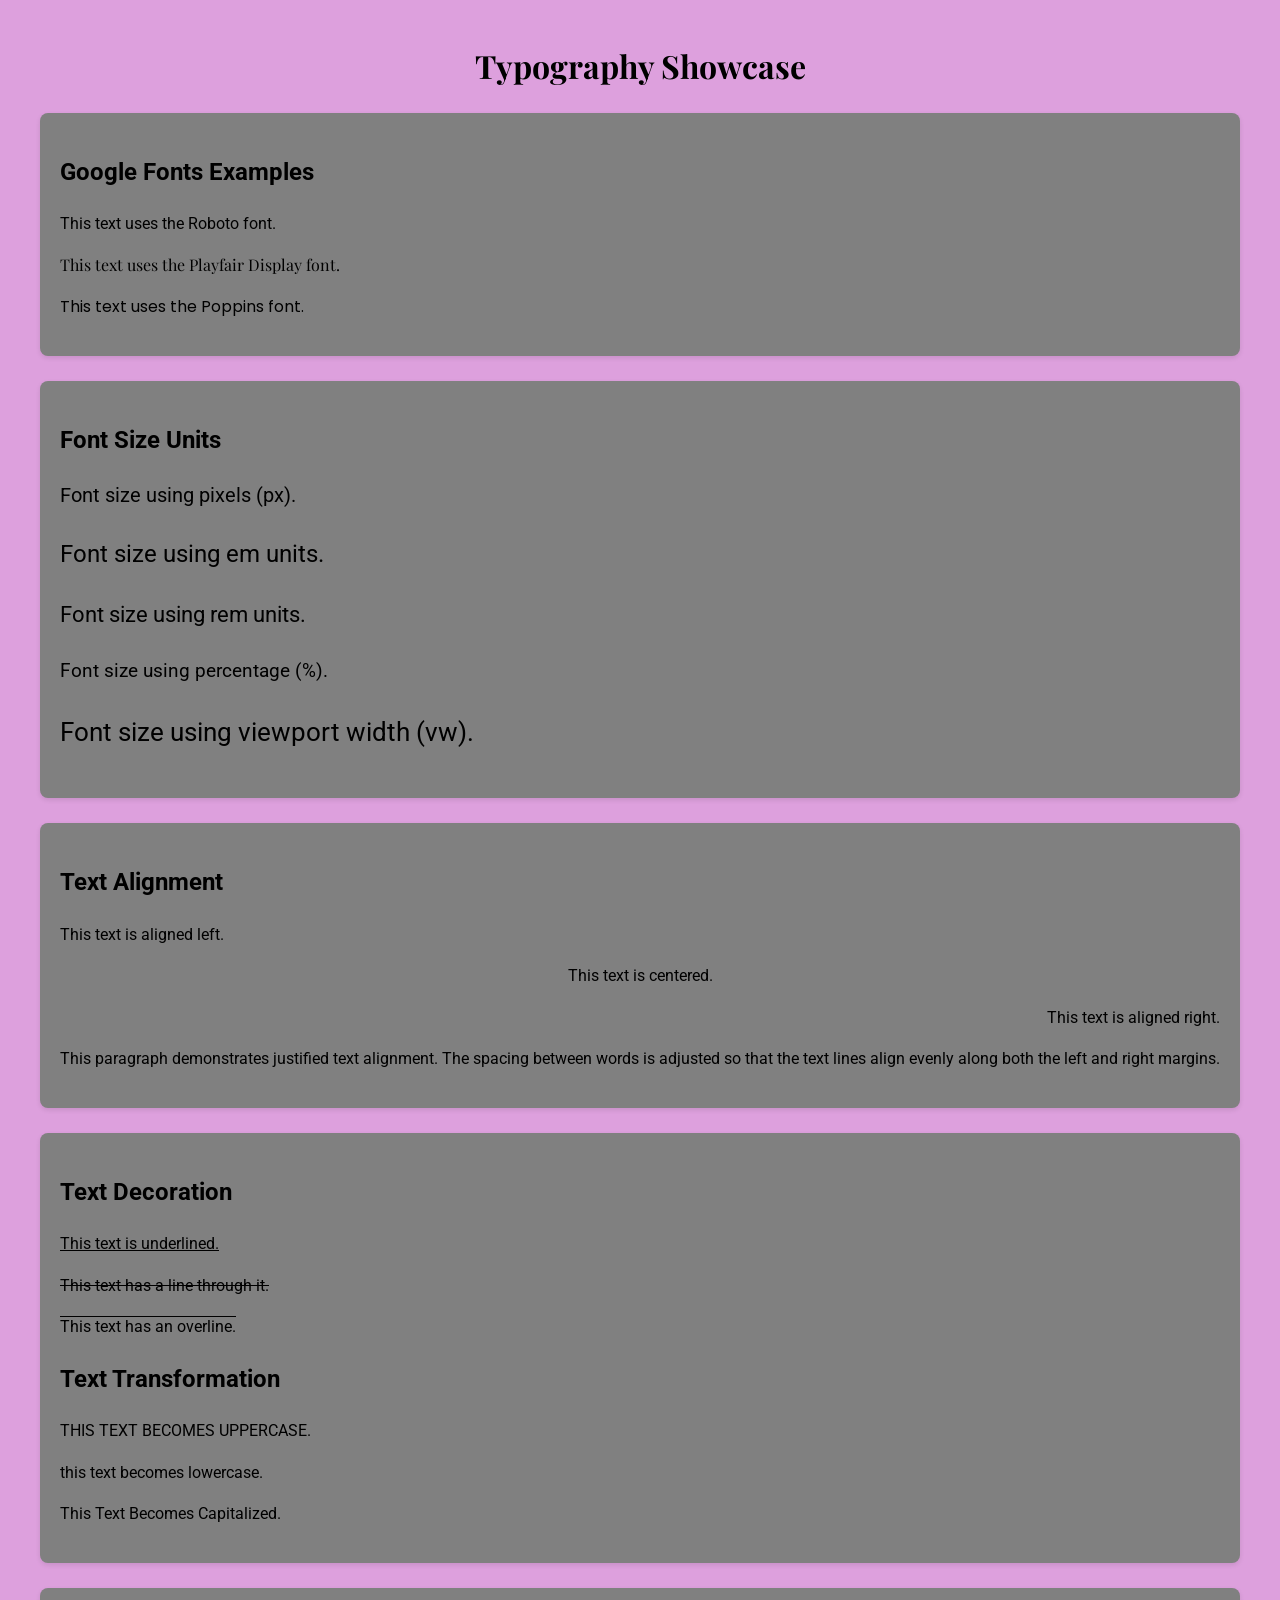
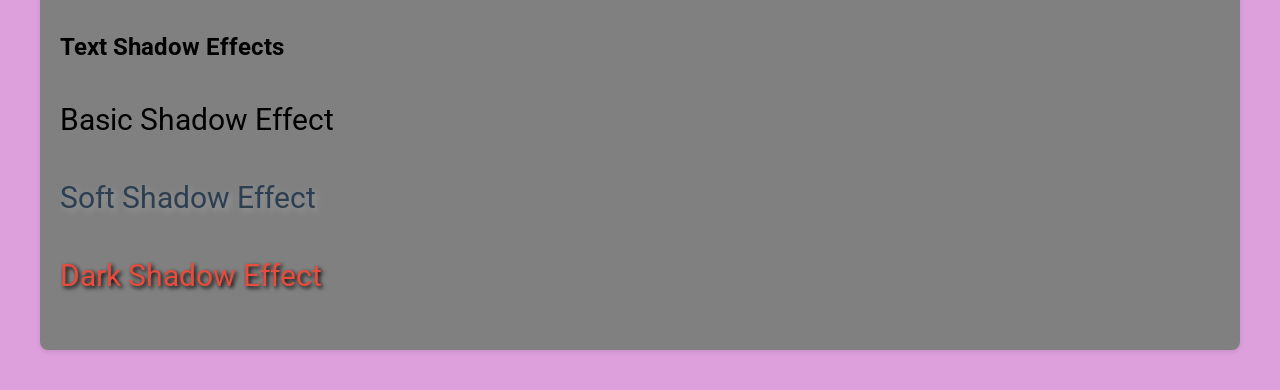
<file: Lab03-css/LabTasks/typography.html>
<!DOCTYPE html>
<html lang="en">
<head>
<meta charset="UTF-8">
<meta name="viewport" content="width=device-width, initial-scale=1.0">

<title>Task 2: Typography Showcase</title>

<!-- Google Fonts -->
<link href="https://fonts.googleapis.com/css2?family=Roboto:wght@300;400&family=Playfair+Display:wght@600&family=Poppins:wght@300;500&display=swap" rel="stylesheet">

<style>


body{
    margin:40px;
    background:plum;
    font-family: Roboto, sans-serif;
    line-height:1.6;
}

section{
    background: grey;
    padding:20px;
    margin-bottom:25px;
    border-radius:8px;
    box-shadow:0 2px 5px rgba(0,0,0,0.1);
}

h1{
    text-align:center;
    font-family:'Playfair Display', serif;
}



.font-roboto{
    font-family:'Roboto', sans-serif;
}

.font-playfair{
    font-family:'Playfair Display', serif;
}

.font-poppins{
    font-family:'Poppins', sans-serif;
}

.px-size{
    font-size:20px;
}

.em-size{
    font-size:1.5em;
}

.rem-size{
    font-size:1.4rem;
}

.percent-size{
    font-size:120%;
}

.vw-size{
    font-size:2vw;
}



.left{
    text-align:left;
}

.center{
    text-align:center;
}

.right{
    text-align:right;
}

.justify{
    text-align:justify;
}

.underline{
    text-decoration: underline;
}

.line-through{
    text-decoration: line-through;
}

.overline{
    text-decoration: overline;
}


.uppercase{
    text-transform: uppercase;
}

.lowercase{
    text-transform: lowercase;
}

.capitalize{
    text-transform: capitalize;
}


.shadow1{
    font-size:30px;
    text-shadow:2px 2px 5px gray;
}

.shadow2{
    font-size:30px;
    color:#2c3e50;
    text-shadow:3px 3px 6px #999;
}

.shadow3{
    font-size:30px;
    color:#e74c3c;
    text-shadow:2px 2px 4px black;
}

</style>
</head>

<body>

<h1>Typography Showcase</h1>

<!-- Google Fonts -->
<section>
<h2>Google Fonts Examples</h2>

<p class="font-roboto">This text uses the Roboto font.</p>

<p class="font-playfair">This text uses the Playfair Display font.</p>

<p class="font-poppins">This text uses the Poppins font.</p>
</section>


<!-- Font Sizes -->
<section>
<h2>Font Size Units</h2>

<p class="px-size">Font size using pixels (px).</p>
<p class="em-size">Font size using em units.</p>
<p class="rem-size">Font size using rem units.</p>
<p class="percent-size">Font size using percentage (%).</p>
<p class="vw-size">Font size using viewport width (vw).</p>

</section>


<!-- Text Alignment -->
<section>
<h2>Text Alignment</h2>

<p class="left">This text is aligned left.</p>

<p class="center">This text is centered.</p>

<p class="right">This text is aligned right.</p>

<p class="justify">
This paragraph demonstrates justified text alignment. The spacing between words
is adjusted so that the text lines align evenly along both the left and right margins.
</p>

</section>


<!-- Decoration & Transformation -->
<section>
<h2>Text Decoration</h2>

<p class="underline">This text is underlined.</p>
<p class="line-through">This text has a line through it.</p>
<p class="overline">This text has an overline.</p>

<h2>Text Transformation</h2>

<p class="uppercase">this text becomes uppercase.</p>
<p class="lowercase">THIS TEXT BECOMES LOWERCASE.</p>
<p class="capitalize">this text becomes capitalized.</p>

</section>


<!-- Text Shadow -->
<section>
<h2>Text Shadow Effects</h2>

<p class="shadow1">Basic Shadow Effect</p>

<p class="shadow2">Soft Shadow Effect</p>

<p class="shadow3">Dark Shadow Effect</p>

</section>

</body>
</html>
</file>
<file: Lab03-css/LabExercises/style.css>
/*  Part A: CSS Basics and Selectors */
.exercise-1 h2{
  color:black;
}
/* Exercise 1: CSS Implementation Methods */
.exercise-1 .external {
  color: green;
}
/* CSS Precedence */
.exercise-1 .precedence {
    color: palevioletred;
}
/* Exercise 2: Basic Selectors */
.exercise-2 h2{
  color:black;
}
/* Element selectors (p, h1, div) */
.exercise-2 h4 {
  color: green;
  font-weight: 900;
}
.exercise-2 p {
  color: blueviolet;
  font-weight: 500;
}
.exercise-2 div {
  color: orange;
  font-weight: 500;
}
/* Class selectors (.class-name) */
.exercise-2 .class-selector {
  color: orangered;
}
/* ID selectors (#element-id) */
.exercise-2 #id-selector {
  color: red;
}
/* universal selector (*) */
* {
  background-color: beige;
}
/* Exercise 3: Attribute Selectors */
.exercise-3 h2{
  color: black;
}
/* Select elements with specific attributes ([attribute]) */
.exercise-3 input[type] {
  border: 2px solid black;
  padding: 5px;
  margin: 5px;
}
/* Exact attribute value ([attribute="value"]) */
.exercise-3 input[type="text"] {
  background-color: lightblue;
}

.exercise-3 input[type="password"] {
  background-color: lightseagreen;
}

/* Partial value matching ([attribute*="value"]) */
.exercise-3 a[href*="google"] {
  color: plum;
  text-decoration: underline;
}
/*  Begins with ([attribute^="value"]) */
.exercise-3 a[href^="https"] {
  font-weight: bold;
}

/* Ends with ([attribute$="value"]) */
.exercise-3 img[src$=".jpg"] {
  border-radius: 10px;
  border: 2px solid black;
}

/*  Part B: Combinators and Pseudo-classes */

/* Exercise 4: CSS Combinators */
.exercise-4 h2{
  color: black;
}
/* Descendant combinator (space) */
.exercise-4 .descendant p {
  color: orangered;
}

/* Child combinator (>) */
.exercise-4 .parent-child > p {
  color: blueviolet;
}

/* Adjacent sibling combinator (+) */
.exercise-4 h4 + p {
  color: greenyellow;
}

/* General sibling combinator (~) */
.exercise-4 h4 ~ p {
  color: brown;
  font-size: 16px;
}

/* Exercise 5: Pseudo-classes */
.exercise-5 h2 {
  color: black;
}
/* Link states */
.exercise-5 a.link-unvisited {
  color: blue;
  text-decoration: none;
}

.exercise-5 a.link-visited:visited {
  color: purple; /* :visited ka only color allowed */
  text-decoration: underline;
  border-bottom: 2px solid purple;
}

.exercise-5 a.link-hover:hover {
  color: red;
  text-decoration: underline;
  border-bottom: 2px dashed red; /* visual effect on hover */
}

.exercise-5 a.link-active:active {
  color: green;
  text-decoration: underline;
  border-bottom: 2px double green; /* visual effect on click */
}

/* Form states */
.exercise-5 input:focus {
  border: 2px solid black;
  background-color: brown;
}
.exercise-5 input:checked {
  outline: 2px solid white;
}
.exercise-5 input:disabled {
  background-color: lightgray;
}

/* Structural pseudo-classes */
.exercise-5 li:first-child {
  font-weight: bold;
  color: blue;
}
.exercise-5 li:last-child {
  font-style: italic;
  color: green;
}
.exercise-5 li:nth-child(2) {
  color: red;
}

/* Content-based pseudo-classes */
.exercise-5 div:empty {
  height: 50px;
  background-color: white;
  border: 1px solid black;
}
.exercise-5 p:not(.para2) {
  background-color: pink;
}

/* Exercise 6: Pseudo-elements */
.exercise-6 h2 {
  color: black;
}
/* ::before and ::after */
.exercise-6 .before-after::before {
  content: "★ ";
  color: brown;
}
.exercise-6 .before-after::after {
  content: " ✔";
  color: brown;
}

/* ::first-letter and ::first-line */
.exercise-6 .first-letter-line::first-letter {
  font-size: 30px;
  color: red;
  font-weight: bold;
}
.exercise-6 .first-letter-line::first-line {
  color: blue;
  font-style: italic;
}

/* ::selection for text selection */
.exercise-6 .select-text::selection {
  background-color: black;
  color: brown
}

/*  Combine pseudo-elements with pseudo-classes */
.exercise-6 .first-letter-hover:hover::first-letter {
  color: blue;
  font-size: 20px;
  font-weight: bold;
  cursor: pointer;
}
/*  Part C: Text and Font Styling  */

/* Exercise 7: Font Properties */
.exercise-7 h2 {
  color: black;
}
/* Font families */

@import url("https://fonts.googleapis.com/css2?family=Roboto&family=Lobster&family=Montserrat&display=swap");

.exercise-7 .web-font {
  font-family: Arial, Helvetica, sans-serif;
  color: blue;
  font-size: 20px;
  font-weight: bold;
}

.exercise-7 .google-font {
  font-family: "Roboto", sans-serif;
  color: purple;
  font-size: 25px;
}

/* Font sizes */
.exercise-7 .font-size {
  /* font-size: 15px; /* px unit */
  /* font-size: 3em;  /* em unit */
  font-size: 2rem; /* rem unit */
  /* font-size: 50%;   /* percentage */
  color: blue;
}

/* Font weights */
.exercise-7 .font-weight {
  /* font-weight: normal; normal */
  font-weight: bold; /* bold */
  /* font-weight: lighter; /* lighter */
  /* font-weight: 500;    /* numeric value */
  color: purple;
}

/* Font style and variant */
.exercise-7 .font-style-variant {
  font-style: oblique; /* italic text */
  font-variant: small-caps; /* small caps letters */
  font-weight: bold;  
  font-size: 20px; 
  color: palevioletred;
}

/* Exercise 8: Text Styling */
.exercise-8 h2 {
  color: black;
}
/* Text color and opacity */
.exercise-8 .color-opacity {
  color: red;
  opacity: 0.5;
}

/* Text alignment and decoration */
.exercise-8 .alignment-decoration {
  text-align: center;
  text-decoration: underline;
  text-transform: uppercase;
  color: violet;
}

/* Text transformation */
.exercise-8 .text-transform {
  text-transform: capitalize;
  font-style: italic;
  color: blue;
}

/* Text shadow */
.exercise-8 .text-shadow {
  text-shadow: 2px 2px 5px grey;
  color: peru;
}
/* Exercise 9: Text Spacing */
.exercise-9 h2 {
  color: black;
}
/* Line height */
.exercise-9 .line-height {
  line-height: 5;
  color: brown;
}

/* Letter and word spacing */
.exercise-9 .letter-word-spacing {
  letter-spacing: 5px;
  word-spacing: 10px;
  color: blueviolet;
}

/* Text indent and white-space */
.exercise-9 .indent-white-space {
  text-indent: 80px;
  white-space: nowrap;
  color: powderblue;
}

/* Text overflow */
.exercise-9 .text-overflow {
  width: 250px;
  white-space: nowrap;
  overflow: scroll;
  text-overflow: clip;
  border: 1px solid #ccc;
  padding: 5px;
  color: palevioletred;
}
/* Part D: Background Styling  */

/* Exercise 10: Background Properties */
.exercise-10 h2 {
  color: black;
}

/* Background Colors */
.exercise-10 .bg-color-web {
  background-color: brown;
  color: white;
  padding: 20px;
  margin-bottom: 15px;
}
.exercise-10 .bg-color-hex {
  background-color: #8a5857;
  padding: 20px;
  margin-bottom: 15px;
}
.exercise-10 .bg-color-rgb {
  background-color: rgb(50, 156, 50);
  padding: 20px;
  margin-bottom: 15px;
  color: white;
}
.exercise-10 .bg-color-rgba {
  background-color: rgba(182, 207, 123, 0.5);
  padding: 20px;
  margin-bottom: 15px;
}

/* Background Images and Repetition */
.exercise-10 .bg-image-repeat {
  background-image: url("images/image2.jpg");
  background-repeat: repeat; /* Repeats image */
  background-position: center; /* Centers the repeated tiles */
  width: 300px;
  height: 150px;
  margin-bottom: 15px;
  display: block;
}

.exercise-10 .bg-image-no-repeat {
  background-image: url("images/image2.jpg");
  background-repeat: no-repeat; /* Single image */
  background-position: center;
  width: 300px;
  height: 150px;
  margin-bottom: 15px;
  display: block;
}

/* Background Position and Size */
.exercise-10 .bg-position-size {
  background-image: url("images/image2.jpg");
  background-position: center; /* Centers image */
  background-size: cover; /* Scales to cover box */
  background-repeat: no-repeat; /* Prevent repetition */
  width: 300px;
  height: 150px;
  margin-bottom: 15px;
  display: block;
}

/* Background Attachment */
.exercise-10 .bg-attachment-fixed {
  background-image: url("images/image2.jpg");
  background-attachment: fixed; /* Stays fixed while scrolling */
  background-size: cover; /* Covers entire div */
  background-position: center;
  width: 100%;
  height: 500px;
  margin-bottom: 15px;
  color: white; /* Optional text */
  display: flex;
  align-items: center;
  justify-content: center;
  font-weight: bold;
}

.exercise-10 .bg-attachment-scroll {
  background-image: url("images/image2.jpg");
  background-attachment: scroll; /* Scrolls with content */
  background-size: cover;
  background-position: center;
  width: 50%;
  height: 500px;
  margin-bottom: 15px;
  color: white;
  display: flex;
  align-items: center;
  justify-content: center;
  font-weight: bold;
}
/* Exercise 11: Advanced Background Techniques */
.exercise-11 h2 {
  color: black;
}
/* Multiple background layers */
.exercise-11 .bg-multiple {
  background-image: url("images/image2.jpg"),
    linear-gradient(rgba(255, 0, 0, 0.3), rgba(0, 255, 0, 0.3));
  background-repeat: no-repeat;
  background-size: cover;
  height: 500px;
}

/*  Linear and radial gradients */
.exercise-11 .bg-linear-gradient {
  background: linear-gradient(to right, rgb(241, 131, 131),rgb(216, 216, 92));
  height: 200px;
}
.exercise-11 .bg-radial-gradient {
  background: radial-gradient(circle, blue, pink);
  height: 200px;
}

/*  Background blend modes */
.exercise-11 .bg-blend {
  background-image: url("images/image2.jpg");
  background-color: rgba(100, 34, 34, 0.5);
  background-blend-mode:hard-light;
  height: 250px;
}

/*  Background clip and origin */
.exercise-11 .bg-clip-origin {
  background-color: rgb(114, 163, 114);
  background-image: url("images/image2.jpg");
  background-origin: content-box;
  background-clip: padding-box;
  height: 250px;
}
/*  Part E: Image Styling and Effects */

/* Exercise 12: Basic Image Styling */
.exercise-12 h2 {
  color: black;
}
/* Image dimensions and Aspect Ratio */
.exercise-12 .img-basic {
  width: 300px;
  height: auto;
  display: block;
  margin-bottom: 20px;
}
/* Borders and Border Radius */
.exercise-12 .img-border {
  border: 2px solid black;
  border-radius: 50%;
  width: 300px;
  height: auto;
  margin-bottom: 20px;
}
/* Object-fit and Object-position */
.exercise-12 .img-fit {
  width: 300px;
  height: 200px;
  object-fit: cover;
  object-position: top right;
  margin-bottom: 20px;
}
/* Basic Image Filters */
.exercise-12 .img-filter {
  width: 300px;
  height: auto;
  filter: grayscale(100%) blur(2px);
  margin-bottom: 20px;
}

/* Exercise 13: Advanced Image Effects */
.exercise-13 h2{
  color: black;
}
/*  Hover Effect */
.exercise-13 .hover-img{
  width:300px;
  transition:0.5s;
  }
  
  .exercise-13 .hover-img:hover{
  transform:scale(1.1);
  }
  
  /* CSS Filters */
  .exercise-13 .filter-img{
  width:300px;
  filter:blur(5px) brightness(100%) contrast(150%);
  }
  
  /* Blend Mode */
  .exercise-13 .blend-container{
  display:inline-block;
  padding:20px;
  }
  
  .exercise-13 .blend-img{
  width:300px;
  mix-blend-mode:hard-light;
  }
  
  /* Clip Path (Image Mask) */
  .exercise-13 .clip-img{
  width:300px;
  clip-path:circle(80%);
  }

/*  Part F: Box Model & Effects */

/* Exercise 14: Box Model Properties */
.exercise-14 h2{
  color: black;
}
/* Margins, Padding, and Borders */
.exercise-14 .box {
  width: 200px;
  height: 100px;
  margin: 20px;
  padding: 15px;
  border: 3px solid #330805;
  background-color: #cabebe;
  color: black;
}
/* Box-sizing (content-box vs border-box) */
.exercise-14 .box-border {
  box-sizing: border-box;
  width: 200px;
  height: 100px;
  padding: 15px;
  border: 3px solid #aedaff;
  margin-bottom: 20px;
  background-color: #98d7ec;
  color: black;
}
/* Outline Properties */
.box-outline {
  width: 200px;
  height: 100px;
  outline: 4px dashed palevioletred;
  margin-bottom: 20px;
  color: black;
}
/* Box-shadow Effects */
.exercise-14 .box-shadow {
  width: 200px;
  height: 100px;
  background-color: #fffacd;
  box-shadow: 5px 5px 15px rgba(0, 0, 0, 0.5);
  margin-bottom: 20px;
  color: black;
}


/* Exercise 15: Transforms & Transitions */
.exercise-15 h2{
  color: black;
}
/* 2D transformations (translate, rotate, scale, skew) */
.exercise-15 .transform-box{
  width:150px;
  height:150px;
  background-color:lightblue;
  text-align:center;
  line-height:150px;
  margin:20px;
  transform:translate(15px,5px) rotate(20deg) scale(1.1) skew(5deg);
  color: black;
  }
  
  
  /* CSS Transitions */
  .exercise-15 .transition-box{
  width:150px;
  height:150px;
  background-color:rgb(241, 198, 116);
  text-align:center;
  line-height:150px;
  margin:20px;
  transition:0.5s;
  color: black;
  }
  
  .exercise-15 .transition-box:hover{
  background-color:rgb(157, 248, 97);
  transform:scale(1.5);
  }
  
  
  /* Transform Origin */
  .exercise-15 .origin-box{
  width:150px;
  height:150px;
  background-color:rgb(139, 168, 139);
  text-align:center;
  line-height:150px;
  margin:20px;
  transform-origin:top left;
  transition:0.5s;
  color: black;
  }
  .exercise-15 .origin-box:hover{
  transform:rotate(360deg);
  }
  
  
  /* Hover Transition Effects */
  .exercise-15 .hover-box{
  width:150px;
  height:150px;
  background-color:purple;
  color:white;
  text-align:center;
  line-height:150px;
  margin:20px;
  
  transition:0.4s;
  color: black;
  }
  
  .exercise-15 .hover-box:hover{
  transform:translateY(-20px);
  background-color:rgb(102, 64, 64);
  }
</file>
